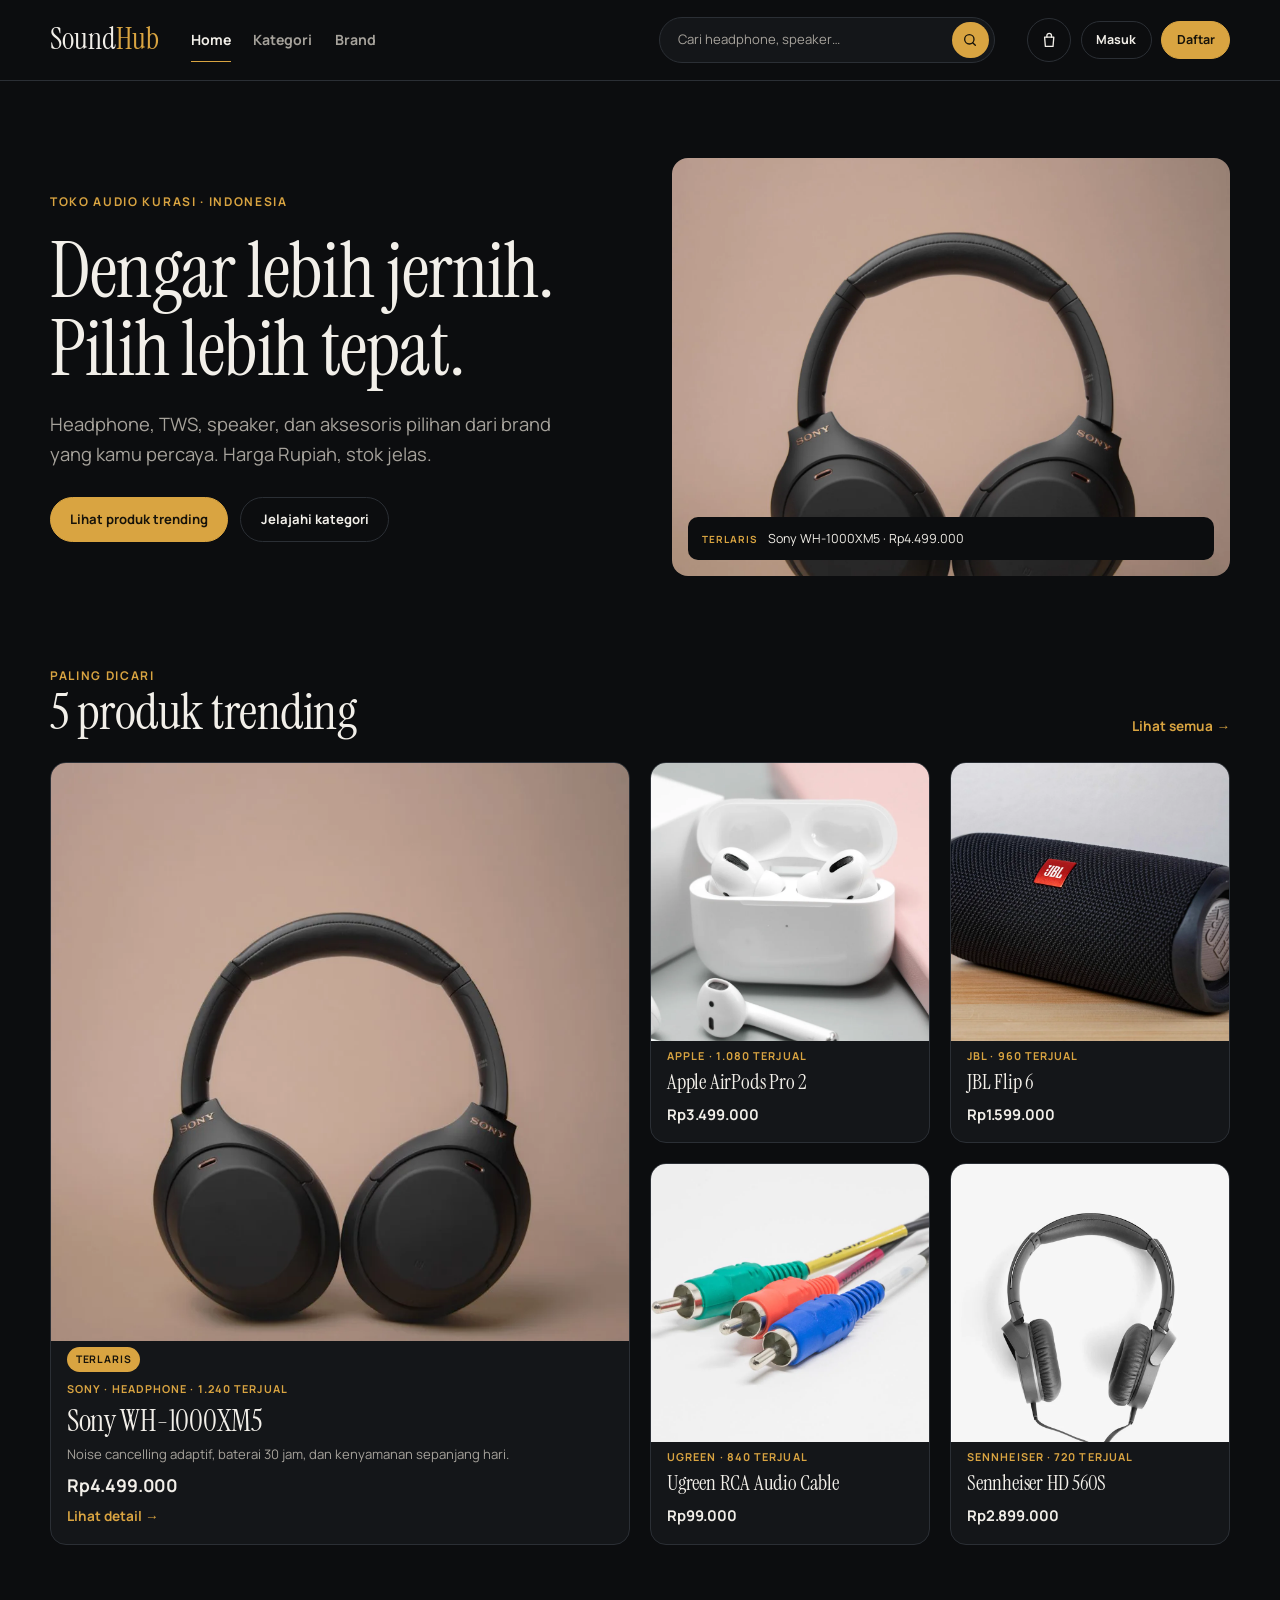
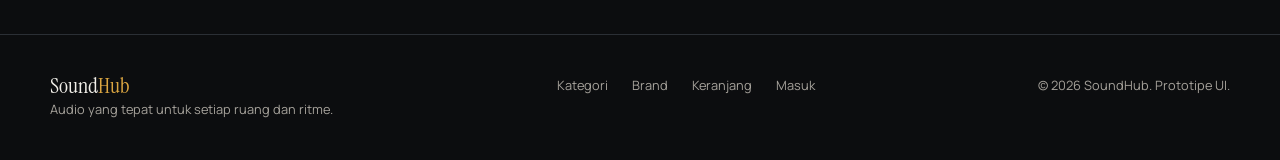
<file: index.html>
<!DOCTYPE html>
<html lang="id">
<head>
  <meta charset="UTF-8">
  <meta name="viewport" content="width=device-width, initial-scale=1">
  <title>SoundHub — Audio pilihan, harga jujur</title>
  <meta name="description" content="SoundHub menjual headphone, TWS, speaker, dan aksesoris audio pilihan. Harga Rupiah, stok jelas, kurasi brand terpercaya.">
  <link rel="icon" href="assets/favicon.svg" type="image/svg+xml">
  <link rel="stylesheet" href="css/base.css">
  <link rel="stylesheet" href="css/layout.css">
  <link rel="stylesheet" href="css/components.css">
  <link rel="stylesheet" href="css/pages.css">
</head>
<body>
  <a class="skip" href="#main">Lewati ke konten</a>
  <header class="site-header">
    <div class="container header-inner">
      <a class="logo" href="index.html">Sound<span>Hub</span></a>
      <nav class="primary-nav" aria-label="Navigasi utama">
        <a href="index.html" aria-current="page">Home</a>
        <a href="categories.html">Kategori</a>
        <a href="brands.html">Brand</a>
      </nav>
      <form class="search" action="search.html" role="search">
        <label class="sr-only" for="q">Cari produk audio</label>
        <input id="q" name="q" type="search" placeholder="Cari headphone, speaker…" required>
        <button type="submit" aria-label="Cari"><svg viewBox="0 0 24 24" aria-hidden="true"><circle cx="11" cy="11" r="7"/><path d="m20 20-4-4"/></svg></button>
      </form>
      <div class="header-actions">
        <a class="cart" href="cart.html" aria-label="Keranjang belanja"><svg viewBox="0 0 24 24" aria-hidden="true"><path d="M6 8h12l-1 12H7L6 8Z"/><path d="M9 8V6a3 3 0 0 1 6 0v2"/></svg></a>
        <a class="btn btn-small btn-ghost" href="login.html">Masuk</a>
        <a class="btn btn-small" href="signup.html">Daftar</a>
      </div>
    </div>
  </header>
  <main id="main">
    <section class="container hero">
      <div class="hero-copy">
        <p class="eyebrow">Toko audio kurasi · Indonesia</p>
        <h1>Dengar lebih jernih. Pilih lebih tepat.</h1>
        <p class="lead">Headphone, TWS, speaker, dan aksesoris pilihan dari brand yang kamu percaya. Harga Rupiah, stok jelas.</p>
        <div class="hero-actions"><a class="btn" href="#trending">Lihat produk trending</a><a class="btn btn-ghost" href="categories.html">Jelajahi kategori</a></div>
      </div>
      <figure class="hero-media">
        <img src="assets/hero-headphone.webp" alt="Headphone Sony WH-1000XM5 di atas latar beige" width="1600" height="1200">
        <figcaption><span>Terlaris</span> Sony WH-1000XM5 · Rp4.499.000</figcaption>
      </figure>
    </section>
    <section class="container section" id="trending">
      <div class="section-head">
        <div><p class="eyebrow">Paling dicari</p><h2>5 produk trending</h2></div>
        <a class="text-link" href="categories.html">Lihat semua <span aria-hidden="true">→</span></a>
      </div>
      <div class="trending-grid">
        <article class="card card-feature">
          <a class="card-media" href="product.html"><img src="assets/sony-wh-1000xm5.webp" alt="Headphone Sony WH-1000XM5 warna hitam" width="900" height="900"></a>
          <span class="card-badge">Terlaris</span>
          <p class="eyebrow">Sony · Headphone · 1.240 terjual</p>
          <h3><a href="product.html">Sony WH-1000XM5</a></h3>
          <p class="muted card-desc">Noise cancelling adaptif, baterai 30 jam, dan kenyamanan sepanjang hari.</p>
          <p class="price"><data value="4499000">Rp4.499.000</data></p>
          <a class="text-link" href="product.html">Lihat detail →</a>
        </article>
        <article class="card">
          <a class="card-media" href="product-airpods-pro-2.html"><img src="assets/airpods-pro-2.webp" alt="Apple AirPods Pro 2 dengan case pengisian" width="900" height="900"></a>
          <p class="eyebrow">Apple · 1.080 terjual</p>
          <h3><a href="product-airpods-pro-2.html">Apple AirPods Pro 2</a></h3>
          <p class="price"><data value="3499000">Rp3.499.000</data></p>
        </article>
        <article class="card">
          <a class="card-media" href="product-jbl-flip-6.html"><img src="assets/jbl-flip-6.webp" alt="Speaker portabel JBL Flip 6 warna hitam" width="900" height="900"></a>
          <p class="eyebrow">JBL · 960 terjual</p>
          <h3><a href="product-jbl-flip-6.html">JBL Flip 6</a></h3>
          <p class="price"><data value="1599000">Rp1.599.000</data></p>
        </article>
        <article class="card">
          <a class="card-media" href="product-ugreen-rca-cable.html"><img src="assets/ugreen-rca-cable.webp" alt="Kabel audio RCA Ugreen dengan konektor berwarna" width="900" height="900"></a>
          <p class="eyebrow">Ugreen · 840 terjual</p>
          <h3><a href="product-ugreen-rca-cable.html">Ugreen RCA Audio Cable</a></h3>
          <p class="price"><data value="99000">Rp99.000</data></p>
        </article>
        <article class="card">
          <a class="card-media" href="product-sennheiser-hd-560s.html"><img src="assets/sennheiser-hd-560s.webp" alt="Headphone Sennheiser HD 560S warna abu-abu" width="900" height="900"></a>
          <p class="eyebrow">Sennheiser · 720 terjual</p>
          <h3><a href="product-sennheiser-hd-560s.html">Sennheiser HD 560S</a></h3>
          <p class="price"><data value="2899000">Rp2.899.000</data></p>
        </article>
      </div>
    </section>
  </main>
  <footer class="site-footer">
    <div class="container footer-inner">
      <div><a class="logo" href="index.html">Sound<span>Hub</span></a><p>Audio yang tepat untuk setiap ruang dan ritme.</p></div>
      <nav class="footer-nav" aria-label="Navigasi footer"><a href="categories.html">Kategori</a><a href="brands.html">Brand</a><a href="cart.html">Keranjang</a><a href="login.html">Masuk</a></nav>
      <p>© 2026 SoundHub. Prototipe UI.</p>
    </div>
  </footer>
</body>
</html>
</file>
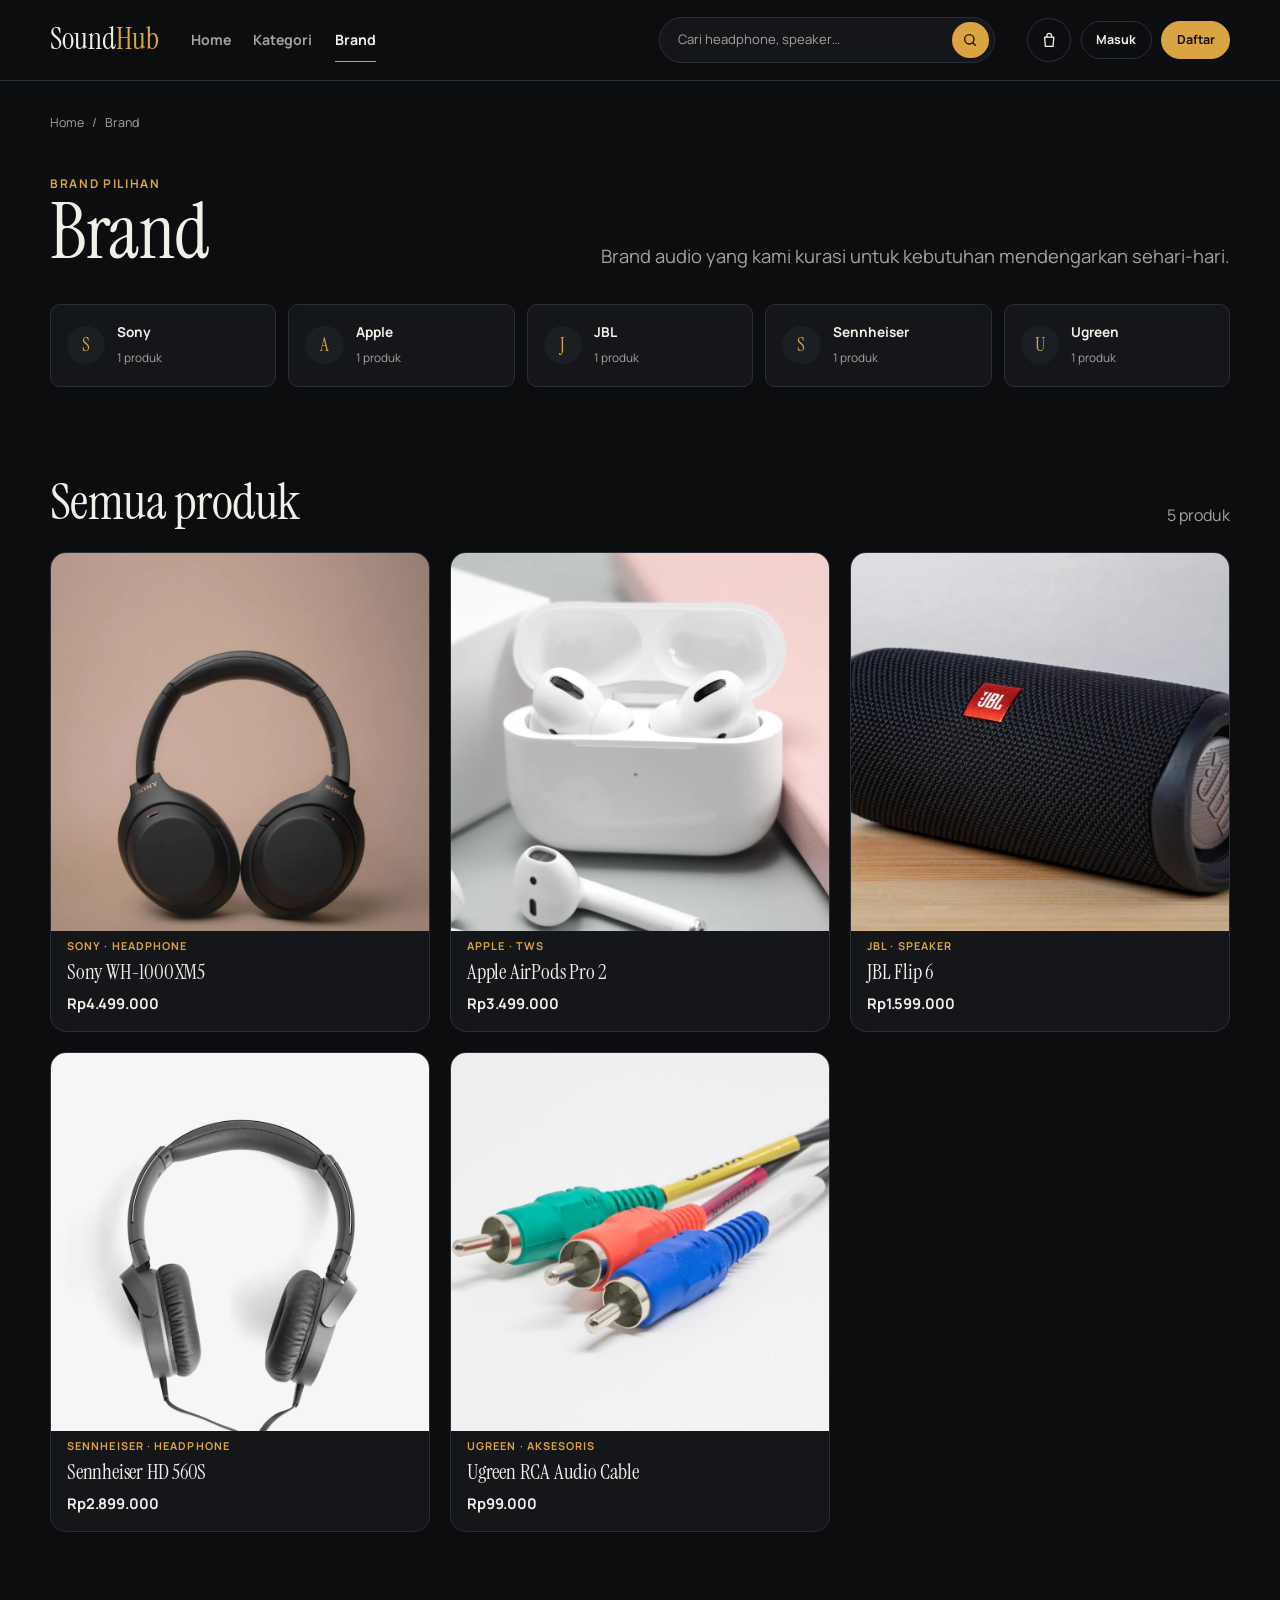
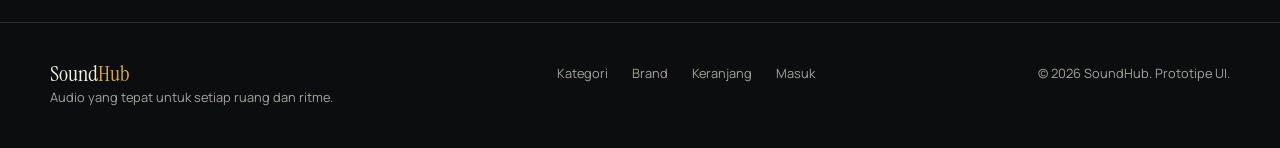
<file: brands.html>
<!DOCTYPE html>
<html lang="id">
<head>
  <meta charset="UTF-8">
  <meta name="viewport" content="width=device-width, initial-scale=1">
  <title>Brand — SoundHub</title>
  <meta name="description" content="Daftar brand audio di SoundHub: Sony, Apple, JBL, Sennheiser, dan Ugreen.">
  <link rel="icon" href="assets/favicon.svg" type="image/svg+xml">
  <link rel="stylesheet" href="css/base.css"><link rel="stylesheet" href="css/layout.css">
  <link rel="stylesheet" href="css/components.css"><link rel="stylesheet" href="css/pages.css">
</head>
<body>
  <a class="skip" href="#main">Lewati ke konten</a>
  <header class="site-header">
    <div class="container header-inner">
      <a class="logo" href="index.html">Sound<span>Hub</span></a>
      <nav class="primary-nav" aria-label="Navigasi utama">
        <a href="index.html">Home</a>
        <a href="categories.html">Kategori</a>
        <a href="brands.html" aria-current="page">Brand</a>
      </nav>
      <form class="search" action="search.html" role="search">
        <label class="sr-only" for="q">Cari produk audio</label>
        <input id="q" name="q" type="search" placeholder="Cari headphone, speaker…" required>
        <button type="submit" aria-label="Cari"><svg viewBox="0 0 24 24" aria-hidden="true"><circle cx="11" cy="11" r="7"/><path d="m20 20-4-4"/></svg></button>
      </form>
      <div class="header-actions">
        <a class="cart" href="cart.html" aria-label="Keranjang belanja"><svg viewBox="0 0 24 24" aria-hidden="true"><path d="M6 8h12l-1 12H7L6 8Z"/><path d="M9 8V6a3 3 0 0 1 6 0v2"/></svg></a>
        <a class="btn btn-small btn-ghost" href="login.html">Masuk</a>
        <a class="btn btn-small" href="signup.html">Daftar</a>
      </div>
    </div>
  </header>
  <main id="main" class="container page">
    <nav class="breadcrumb" aria-label="Breadcrumb"><a href="index.html">Home</a><span>/</span><span>Brand</span></nav>
    <header class="page-head">
      <div><p class="eyebrow">Brand pilihan</p><h1>Brand</h1></div>
      <p class="lead">Brand audio yang kami kurasi untuk kebutuhan mendengarkan sehari-hari.</p>
    </header>
    <nav class="brand-grid" aria-label="Daftar brand">
      <a class="brand-tile" href="#sony"><span class="brand-mark">S</span><span><strong>Sony</strong><small>1 produk</small></span></a>
      <a class="brand-tile" href="#apple"><span class="brand-mark">A</span><span><strong>Apple</strong><small>1 produk</small></span></a>
      <a class="brand-tile" href="#jbl"><span class="brand-mark">J</span><span><strong>JBL</strong><small>1 produk</small></span></a>
      <a class="brand-tile" href="#sennheiser"><span class="brand-mark">S</span><span><strong>Sennheiser</strong><small>1 produk</small></span></a>
      <a class="brand-tile" href="#ugreen"><span class="brand-mark">U</span><span><strong>Ugreen</strong><small>1 produk</small></span></a>
    </nav>
    <section class="section" aria-labelledby="brand-products">
      <div class="section-head"><h2 id="brand-products">Semua produk</h2><span class="muted">5 produk</span></div>
      <div class="product-grid">
        <article class="card" id="sony">
          <a class="card-media" href="product.html"><img src="assets/sony-wh-1000xm5.webp" alt="Headphone Sony WH-1000XM5 warna hitam" width="900" height="900"></a>
          <p class="eyebrow">Sony · Headphone</p>
          <h3><a href="product.html">Sony WH-1000XM5</a></h3>
          <p class="price"><data value="4499000">Rp4.499.000</data></p>
        </article>
        <article class="card" id="apple">
          <a class="card-media" href="product-airpods-pro-2.html"><img src="assets/airpods-pro-2.webp" alt="Apple AirPods Pro 2 dengan case pengisian" width="900" height="900"></a>
          <p class="eyebrow">Apple · TWS</p>
          <h3><a href="product-airpods-pro-2.html">Apple AirPods Pro 2</a></h3>
          <p class="price"><data value="3499000">Rp3.499.000</data></p>
        </article>
        <article class="card" id="jbl">
          <a class="card-media" href="product-jbl-flip-6.html"><img src="assets/jbl-flip-6.webp" alt="Speaker portabel JBL Flip 6 warna hitam" width="900" height="900"></a>
          <p class="eyebrow">JBL · Speaker</p>
          <h3><a href="product-jbl-flip-6.html">JBL Flip 6</a></h3>
          <p class="price"><data value="1599000">Rp1.599.000</data></p>
        </article>
        <article class="card" id="sennheiser">
          <a class="card-media" href="product-sennheiser-hd-560s.html"><img src="assets/sennheiser-hd-560s.webp" alt="Headphone Sennheiser HD 560S warna abu-abu" width="900" height="900"></a>
          <p class="eyebrow">Sennheiser · Headphone</p>
          <h3><a href="product-sennheiser-hd-560s.html">Sennheiser HD 560S</a></h3>
          <p class="price"><data value="2899000">Rp2.899.000</data></p>
        </article>
        <article class="card" id="ugreen">
          <a class="card-media" href="product-ugreen-rca-cable.html"><img src="assets/ugreen-rca-cable.webp" alt="Kabel audio RCA Ugreen dengan konektor berwarna" width="900" height="900"></a>
          <p class="eyebrow">Ugreen · Aksesoris</p>
          <h3><a href="product-ugreen-rca-cable.html">Ugreen RCA Audio Cable</a></h3>
          <p class="price"><data value="99000">Rp99.000</data></p>
        </article>
      </div>
    </section>
  </main>
  <footer class="site-footer">
    <div class="container footer-inner">
      <div><a class="logo" href="index.html">Sound<span>Hub</span></a><p>Audio yang tepat untuk setiap ruang dan ritme.</p></div>
      <nav class="footer-nav" aria-label="Navigasi footer"><a href="categories.html">Kategori</a><a href="brands.html">Brand</a><a href="cart.html">Keranjang</a><a href="login.html">Masuk</a></nav><p>© 2026 SoundHub. Prototipe UI.</p>
    </div>
  </footer>
</body>
</html>
</file>
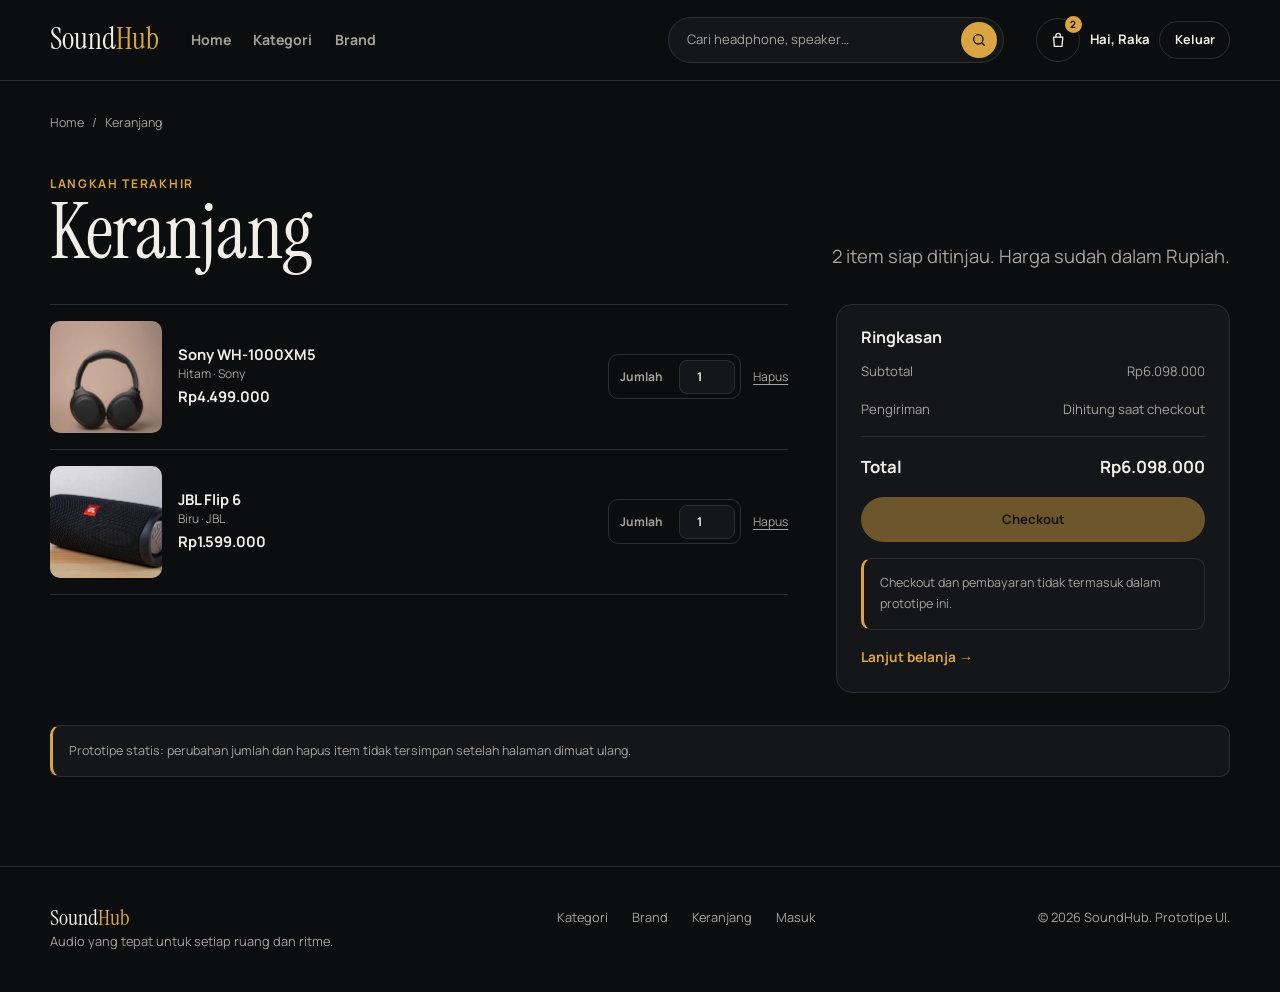
<file: cart.html>
<!DOCTYPE html>
<html lang="id">
<head>
  <meta charset="UTF-8">
  <meta name="viewport" content="width=device-width, initial-scale=1">
  <title>Keranjang — SoundHub</title>
  <meta name="description" content="Keranjang belanja SoundHub. Tinjau item, jumlah, dan subtotal sebelum checkout.">
  <link rel="icon" href="assets/favicon.svg" type="image/svg+xml">
  <link rel="stylesheet" href="css/base.css"><link rel="stylesheet" href="css/layout.css">
  <link rel="stylesheet" href="css/components.css"><link rel="stylesheet" href="css/pages.css">
</head>
<body>
  <a class="skip" href="#main">Lewati ke konten</a>
  <header class="site-header">
    <div class="container header-inner">
      <a class="logo" href="index.html">Sound<span>Hub</span></a>
      <nav class="primary-nav" aria-label="Navigasi utama">
        <a href="index.html">Home</a>
        <a href="categories.html">Kategori</a>
        <a href="brands.html">Brand</a>
      </nav>
      <form class="search" action="search.html" role="search">
        <label class="sr-only" for="q">Cari produk audio</label>
        <input id="q" name="q" type="search" placeholder="Cari headphone, speaker…" required>
        <button type="submit" aria-label="Cari"><svg viewBox="0 0 24 24" aria-hidden="true"><circle cx="11" cy="11" r="7"/><path d="m20 20-4-4"/></svg></button>
      </form>
      <div class="header-actions">
        <a class="cart" href="cart.html" aria-label="Keranjang belanja, 2 item"><svg viewBox="0 0 24 24" aria-hidden="true"><path d="M6 8h12l-1 12H7L6 8Z"/><path d="M9 8V6a3 3 0 0 1 6 0v2"/></svg><span class="badge">2</span></a>
        <span class="user-name">Hai, Raka</span>
        <a class="btn btn-small btn-ghost" href="index.html">Keluar</a>
      </div>
    </div>
  </header>
  <main id="main" class="container page">
    <nav class="breadcrumb" aria-label="Breadcrumb"><a href="index.html">Home</a><span>/</span><span>Keranjang</span></nav>
    <header class="page-head">
      <div><p class="eyebrow">Langkah terakhir</p><h1>Keranjang</h1></div>
      <p class="lead">2 item siap ditinjau. Harga sudah dalam Rupiah.</p>
    </header>
    <div class="cart-layout">
      <section class="cart-list" aria-label="Item di keranjang">
        <article class="cart-item">
          <a href="product.html"><img src="assets/sony-wh-1000xm5.webp" alt="Headphone Sony WH-1000XM5 warna hitam" width="900" height="900"></a>
          <div>
            <h2><a href="product.html">Sony WH-1000XM5</a></h2>
            <p class="muted">Hitam · Sony</p>
            <p class="price"><data value="4499000">Rp4.499.000</data></p>
          </div>
          <div class="cart-actions">
            <label class="qty">Jumlah <input type="number" value="1" min="1" max="12" aria-label="Jumlah Sony WH-1000XM5"></label>
            <a class="remove" href="cart.html" aria-label="Hapus Sony WH-1000XM5 dari keranjang">Hapus</a>
          </div>
        </article>
        <article class="cart-item">
          <a href="product-jbl-flip-6.html"><img src="assets/jbl-flip-6.webp" alt="Speaker portabel JBL Flip 6 warna hitam" width="900" height="900"></a>
          <div>
            <h2><a href="product-jbl-flip-6.html">JBL Flip 6</a></h2>
            <p class="muted">Biru · JBL</p>
            <p class="price"><data value="1599000">Rp1.599.000</data></p>
          </div>
          <div class="cart-actions">
            <label class="qty">Jumlah <input type="number" value="1" min="1" max="9" aria-label="Jumlah JBL Flip 6"></label>
            <a class="remove" href="cart.html" aria-label="Hapus JBL Flip 6 dari keranjang">Hapus</a>
          </div>
        </article>
      </section>
      <aside class="summary" aria-labelledby="summary-title">
        <h2 id="summary-title">Ringkasan</h2>
        <p class="summary-row"><span>Subtotal</span><span>Rp6.098.000</span></p>
        <p class="summary-row"><span>Pengiriman</span><span>Dihitung saat checkout</span></p>
        <p class="summary-row summary-total"><span>Total</span><span>Rp6.098.000</span></p>
        <button class="btn btn-block" type="button" disabled aria-describedby="checkout-note">Checkout</button>
        <p class="notice" id="checkout-note">Checkout dan pembayaran tidak termasuk dalam prototipe ini.</p>
        <a class="text-link" href="categories.html">Lanjut belanja →</a>
      </aside>
    </div>
    <p class="notice notice-spaced">Prototipe statis: perubahan jumlah dan hapus item tidak tersimpan setelah halaman dimuat ulang.</p>
  </main>
  <footer class="site-footer">
    <div class="container footer-inner">
      <div><a class="logo" href="index.html">Sound<span>Hub</span></a><p>Audio yang tepat untuk setiap ruang dan ritme.</p></div>
      <nav class="footer-nav" aria-label="Navigasi footer"><a href="categories.html">Kategori</a><a href="brands.html">Brand</a><a href="cart.html">Keranjang</a><a href="login.html">Masuk</a></nav><p>© 2026 SoundHub. Prototipe UI.</p>
    </div>
  </footer>
</body>
</html>
</file>
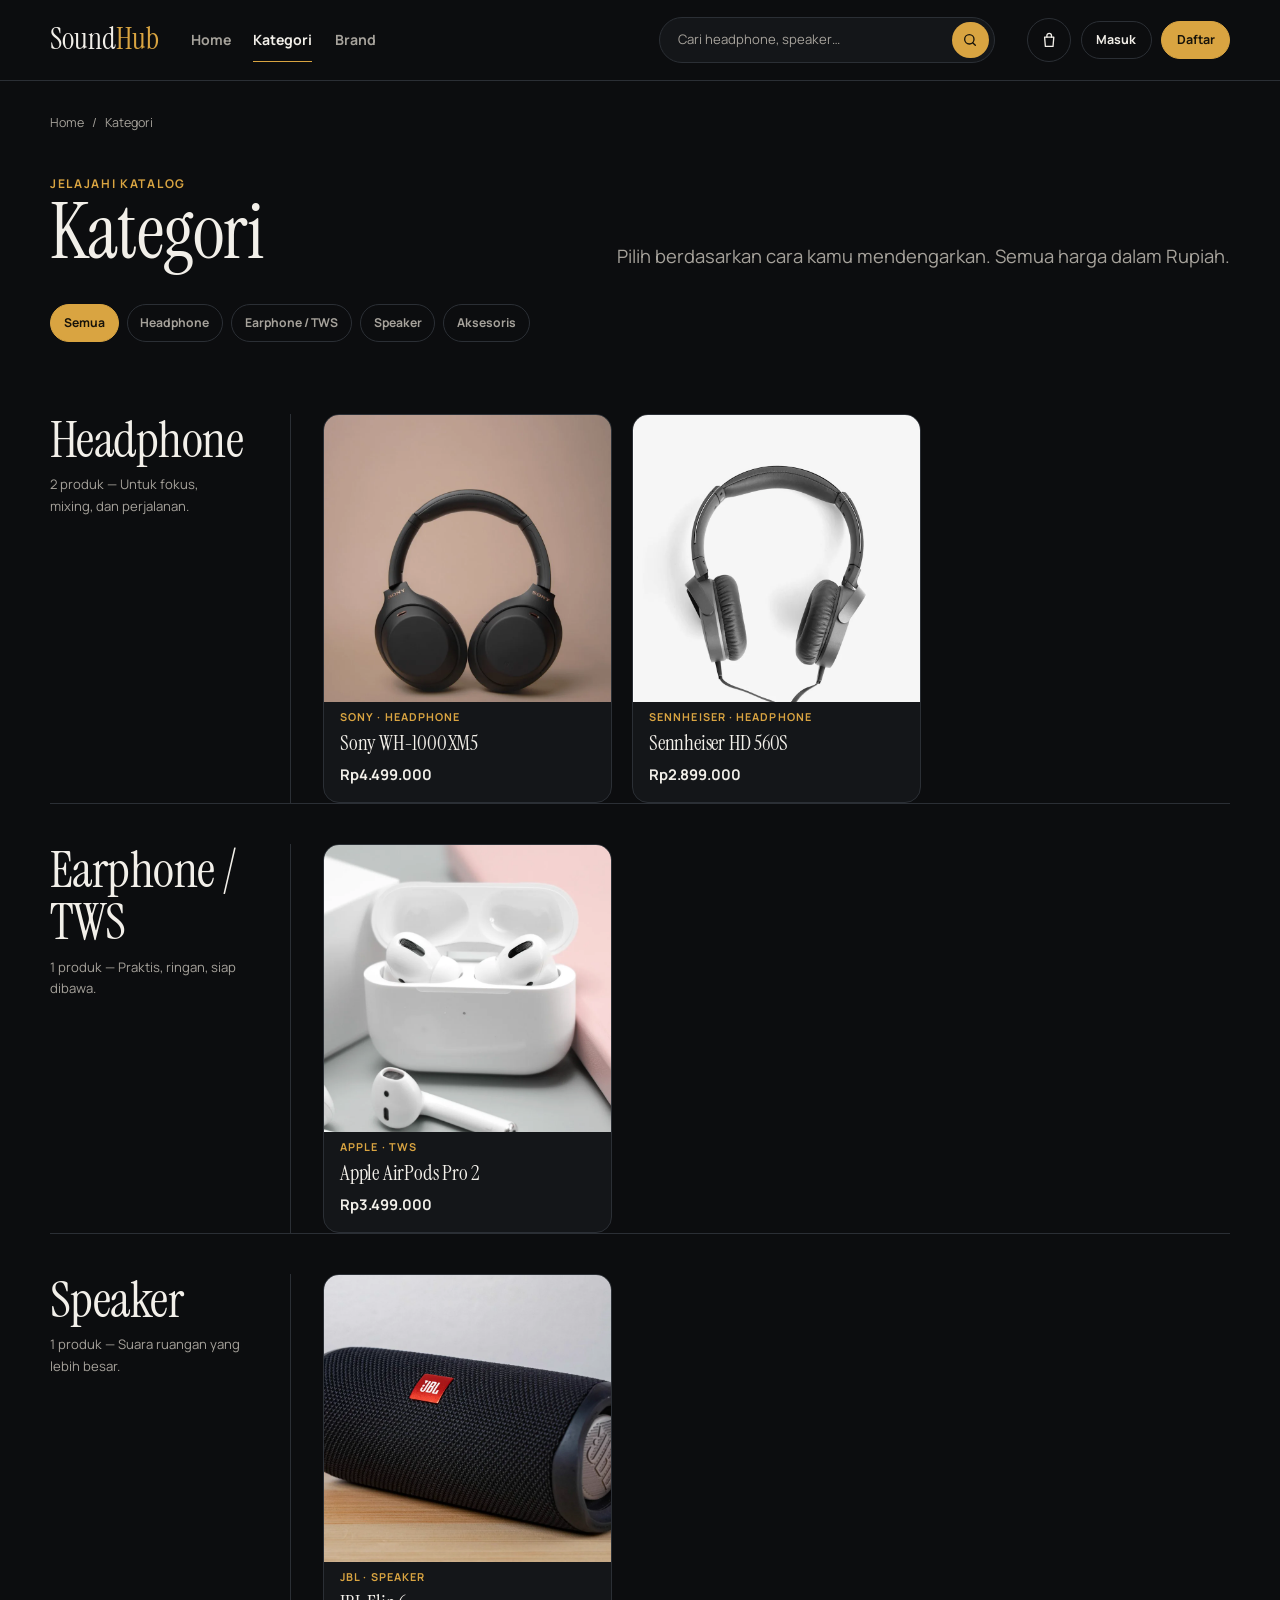
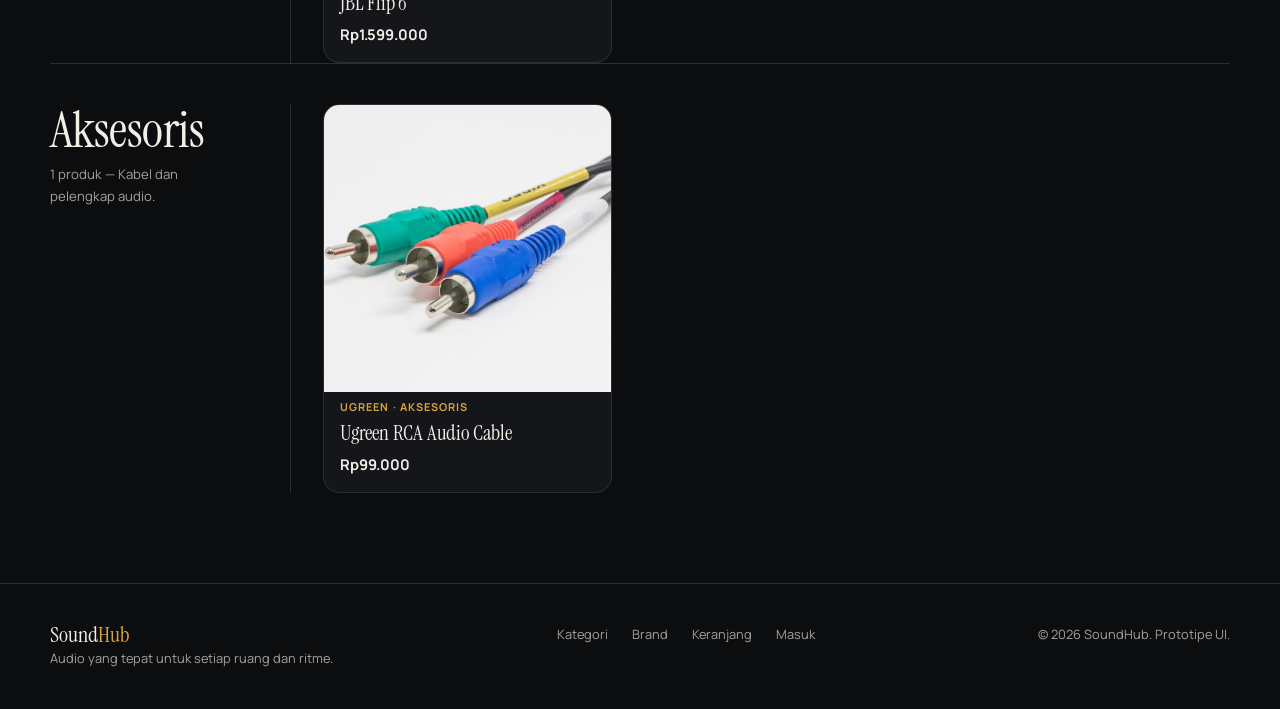
<file: categories.html>
<!DOCTYPE html>
<html lang="id">
<head>
  <meta charset="UTF-8">
  <meta name="viewport" content="width=device-width, initial-scale=1">
  <title>Kategori — SoundHub</title>
  <link rel="icon" href="assets/favicon.svg" type="image/svg+xml">
  <link rel="stylesheet" href="css/base.css"><link rel="stylesheet" href="css/layout.css">
  <link rel="stylesheet" href="css/components.css"><link rel="stylesheet" href="css/pages.css">
</head>
<body>
  <a class="skip" href="#main">Lewati ke konten</a>
  <header class="site-header">
    <div class="container header-inner">
      <a class="logo" href="index.html">Sound<span>Hub</span></a>
      <nav class="primary-nav" aria-label="Navigasi utama">
        <a href="index.html">Home</a>
        <a href="categories.html" aria-current="page">Kategori</a>
        <a href="brands.html">Brand</a>
      </nav>
      <form class="search" action="search.html" role="search">
        <label class="sr-only" for="q">Cari produk audio</label>
        <input id="q" name="q" type="search" placeholder="Cari headphone, speaker…" required>
        <button type="submit" aria-label="Cari"><svg viewBox="0 0 24 24" aria-hidden="true"><circle cx="11" cy="11" r="7"/><path d="m20 20-4-4"/></svg></button>
      </form>
      <div class="header-actions">
        <a class="cart" href="cart.html" aria-label="Keranjang belanja"><svg viewBox="0 0 24 24" aria-hidden="true"><path d="M6 8h12l-1 12H7L6 8Z"/><path d="M9 8V6a3 3 0 0 1 6 0v2"/></svg></a>
        <a class="btn btn-small btn-ghost" href="login.html">Masuk</a>
        <a class="btn btn-small" href="signup.html">Daftar</a>
      </div>
    </div>
  </header>
  <main id="main" class="container page">
    <nav class="breadcrumb" aria-label="Breadcrumb"><a href="index.html">Home</a><span>/</span><span>Kategori</span></nav>
    <header class="page-head">
      <div><p class="eyebrow">Jelajahi katalog</p><h1>Kategori</h1></div>
      <p class="lead">Pilih berdasarkan cara kamu mendengarkan. Semua harga dalam Rupiah.</p>
    </header>
    <nav class="filter-row" aria-label="Filter kategori">
      <a href="categories.html" aria-current="page">Semua</a><a href="#headphone">Headphone</a><a href="#tws">Earphone / TWS</a><a href="#speaker">Speaker</a><a href="#aksesoris">Aksesoris</a>
    </nav>
    <section class="category-section" id="headphone">
      <div class="section-head"><h2>Headphone</h2><span class="muted">2 produk — Untuk fokus, mixing, dan perjalanan.</span></div>
      <div class="product-grid">
        <article class="card">
          <a class="card-media" href="product.html"><img src="assets/sony-wh-1000xm5.webp" alt="Headphone Sony WH-1000XM5 warna hitam" width="900" height="900"></a>
          <p class="eyebrow">Sony · Headphone</p>
          <h3><a href="product.html">Sony WH-1000XM5</a></h3>
          <p class="price"><data value="4499000">Rp4.499.000</data></p>
        </article>
        <article class="card">
          <a class="card-media" href="product-sennheiser-hd-560s.html"><img src="assets/sennheiser-hd-560s.webp" alt="Headphone Sennheiser HD 560S warna abu-abu" width="900" height="900"></a>
          <p class="eyebrow">Sennheiser · Headphone</p>
          <h3><a href="product-sennheiser-hd-560s.html">Sennheiser HD 560S</a></h3>
          <p class="price"><data value="2899000">Rp2.899.000</data></p>
        </article>
      </div>
    </section>
    <section class="category-section" id="tws">
      <div class="section-head"><h2>Earphone / TWS</h2><span class="muted">1 produk — Praktis, ringan, siap dibawa.</span></div>
      <div class="product-grid">
        <article class="card">
          <a class="card-media" href="product-airpods-pro-2.html"><img src="assets/airpods-pro-2.webp" alt="Apple AirPods Pro 2 dengan case pengisian" width="900" height="900"></a>
          <p class="eyebrow">Apple · TWS</p>
          <h3><a href="product-airpods-pro-2.html">Apple AirPods Pro 2</a></h3>
          <p class="price"><data value="3499000">Rp3.499.000</data></p>
        </article>
      </div>
    </section>
    <section class="category-section" id="speaker">
      <div class="section-head"><h2>Speaker</h2><span class="muted">1 produk — Suara ruangan yang lebih besar.</span></div>
      <div class="product-grid">
        <article class="card">
          <a class="card-media" href="product-jbl-flip-6.html"><img src="assets/jbl-flip-6.webp" alt="Speaker portabel JBL Flip 6 warna hitam" width="900" height="900"></a>
          <p class="eyebrow">JBL · Speaker</p>
          <h3><a href="product-jbl-flip-6.html">JBL Flip 6</a></h3>
          <p class="price"><data value="1599000">Rp1.599.000</data></p>
        </article>
      </div>
    </section>
    <section class="category-section" id="aksesoris">
      <div class="section-head"><h2>Aksesoris</h2><span class="muted">1 produk — Kabel dan pelengkap audio.</span></div>
      <div class="product-grid">
        <article class="card">
          <a class="card-media" href="product-ugreen-rca-cable.html"><img src="assets/ugreen-rca-cable.webp" alt="Kabel audio RCA Ugreen dengan konektor berwarna" width="900" height="900"></a>
          <p class="eyebrow">Ugreen · Aksesoris</p>
          <h3><a href="product-ugreen-rca-cable.html">Ugreen RCA Audio Cable</a></h3>
          <p class="price"><data value="99000">Rp99.000</data></p>
        </article>
      </div>
    </section>
  </main>
  <footer class="site-footer">
    <div class="container footer-inner">
      <div><a class="logo" href="index.html">Sound<span>Hub</span></a><p>Audio yang tepat untuk setiap ruang dan ritme.</p></div>
      <nav class="footer-nav" aria-label="Navigasi footer"><a href="categories.html">Kategori</a><a href="brands.html">Brand</a><a href="cart.html">Keranjang</a><a href="login.html">Masuk</a></nav><p>© 2026 SoundHub. Prototipe UI.</p>
    </div>
  </footer>
</body>
</html>
</file>
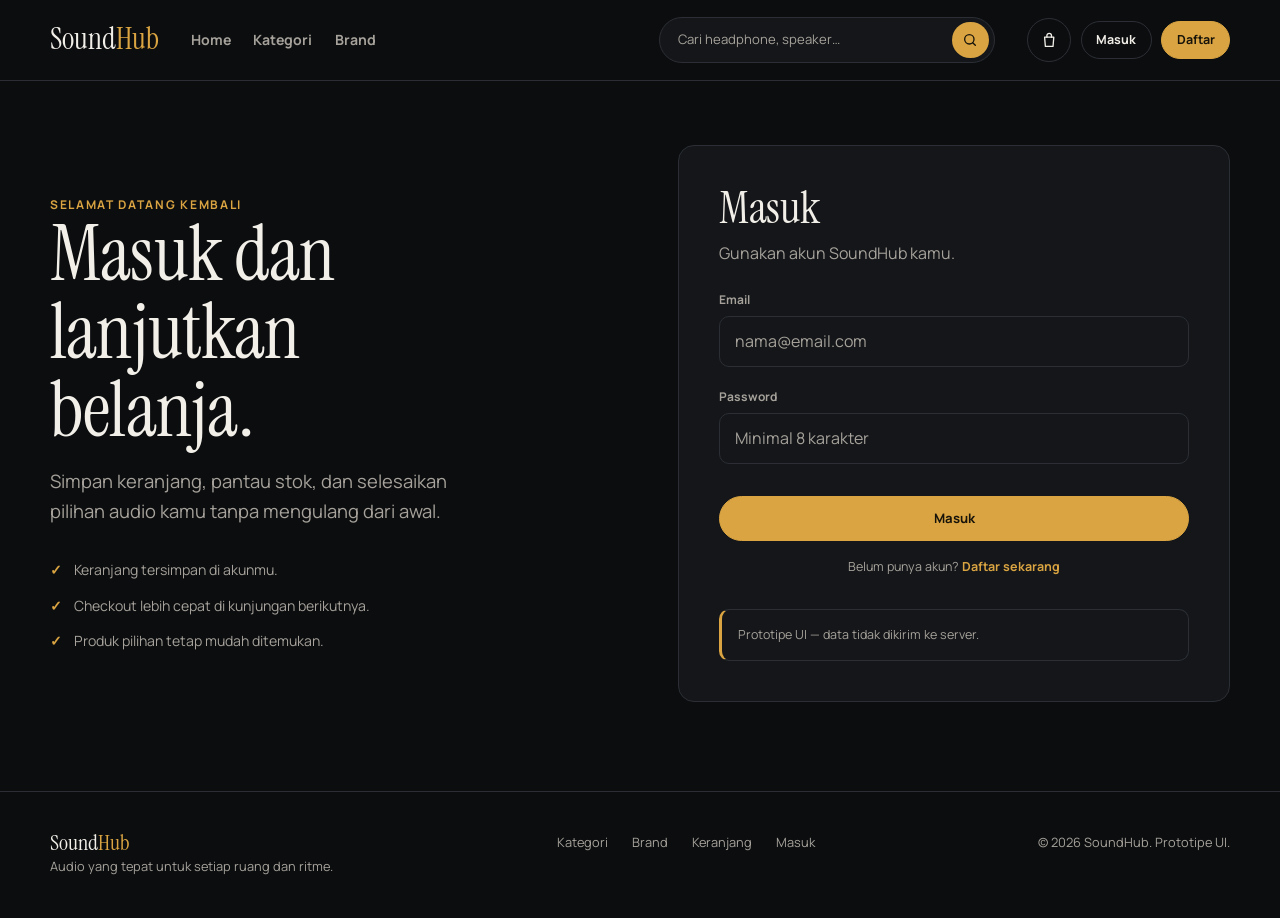
<file: login.html>
<!DOCTYPE html>
<html lang="id">
<head>
  <meta charset="UTF-8">
  <meta name="viewport" content="width=device-width, initial-scale=1">
  <title>Masuk — SoundHub</title>
  <meta name="description" content="Masuk ke akun SoundHub untuk menyimpan keranjang dan melanjutkan belanja audio.">
  <link rel="icon" href="assets/favicon.svg" type="image/svg+xml">
  <link rel="stylesheet" href="css/base.css"><link rel="stylesheet" href="css/layout.css">
  <link rel="stylesheet" href="css/components.css"><link rel="stylesheet" href="css/pages.css">
</head>
<body>
  <a class="skip" href="#main">Lewati ke konten</a>
  <header class="site-header">
    <div class="container header-inner">
      <a class="logo" href="index.html">Sound<span>Hub</span></a>
      <nav class="primary-nav" aria-label="Navigasi utama">
        <a href="index.html">Home</a>
        <a href="categories.html">Kategori</a>
        <a href="brands.html">Brand</a>
      </nav>
      <form class="search" action="search.html" role="search">
        <label class="sr-only" for="q">Cari produk audio</label>
        <input id="q" name="q" type="search" placeholder="Cari headphone, speaker…" required>
        <button type="submit" aria-label="Cari"><svg viewBox="0 0 24 24" aria-hidden="true"><circle cx="11" cy="11" r="7"/><path d="m20 20-4-4"/></svg></button>
      </form>
      <div class="header-actions">
        <a class="cart" href="cart.html" aria-label="Keranjang belanja"><svg viewBox="0 0 24 24" aria-hidden="true"><path d="M6 8h12l-1 12H7L6 8Z"/><path d="M9 8V6a3 3 0 0 1 6 0v2"/></svg></a>
        <a class="btn btn-small btn-ghost" href="login.html" aria-current="page">Masuk</a>
        <a class="btn btn-small" href="signup.html">Daftar</a>
      </div>
    </div>
  </header>
  <main id="main" class="container auth">
    <div class="auth-copy">
      <p class="eyebrow">Selamat datang kembali</p>
      <h1>Masuk dan lanjutkan belanja.</h1>
      <p class="lead">Simpan keranjang, pantau stok, dan selesaikan pilihan audio kamu tanpa mengulang dari awal.</p>
      <ul class="auth-list">
        <li>Keranjang tersimpan di akunmu.</li>
        <li>Checkout lebih cepat di kunjungan berikutnya.</li>
        <li>Produk pilihan tetap mudah ditemukan.</li>
      </ul>
    </div>
    <section class="auth-panel" aria-labelledby="login-title">
      <h2 id="login-title">Masuk</h2>
      <p class="muted">Gunakan akun SoundHub kamu.</p>
      <form class="auth-form" action="cart.html" method="get">
        <label class="field"><span>Email</span><input class="input" type="email" autocomplete="email" placeholder="nama@email.com" required></label>
        <label class="field"><span>Password</span><input class="input" type="password" autocomplete="current-password" placeholder="Minimal 8 karakter" minlength="8" required></label>
        <button class="btn btn-block" type="submit">Masuk</button>
      </form>
      <p class="auth-alt">Belum punya akun? <a href="signup.html">Daftar sekarang</a></p>
      <p class="notice notice-spaced">Prototipe UI — data tidak dikirim ke server.</p>
    </section>
  </main>
  <footer class="site-footer">
    <div class="container footer-inner">
      <div><a class="logo" href="index.html">Sound<span>Hub</span></a><p>Audio yang tepat untuk setiap ruang dan ritme.</p></div>
      <nav class="footer-nav" aria-label="Navigasi footer"><a href="categories.html">Kategori</a><a href="brands.html">Brand</a><a href="cart.html">Keranjang</a><a href="login.html">Masuk</a></nav><p>© 2026 SoundHub. Prototipe UI.</p>
    </div>
  </footer>
</body>
</html>
</file>
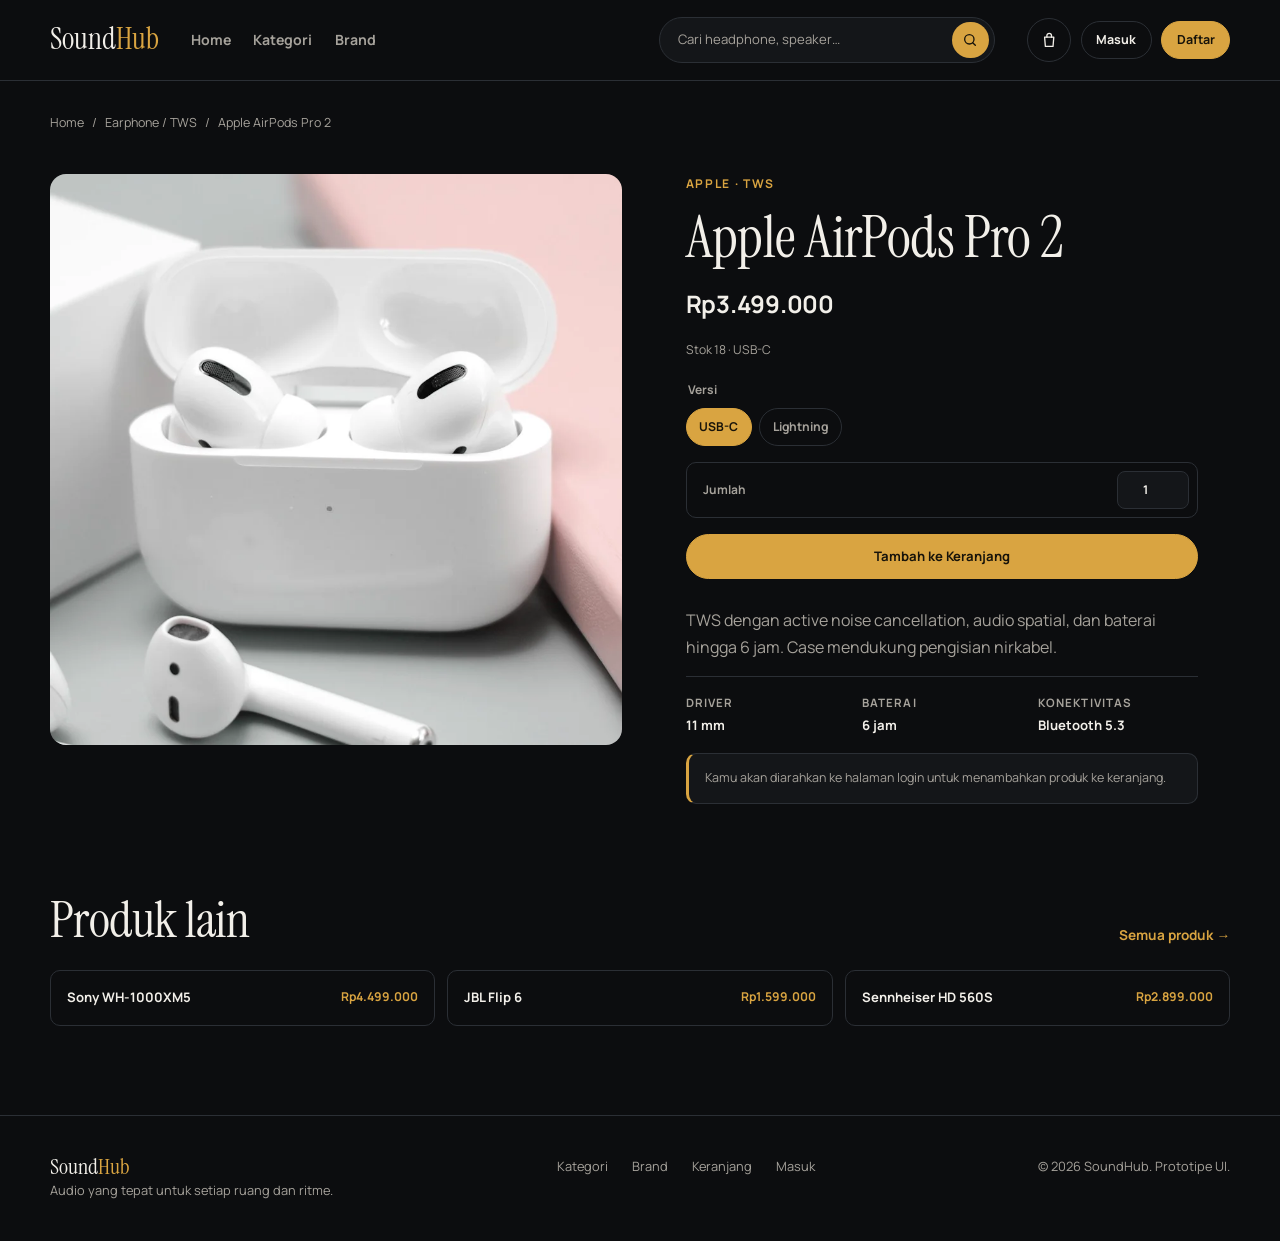
<file: product-airpods-pro-2.html>
<!DOCTYPE html>
<html lang="id">
<head>
  <meta charset="UTF-8">
  <meta name="viewport" content="width=device-width, initial-scale=1">
  <title>Apple AirPods Pro 2 — SoundHub</title>
  <meta name="description" content="Apple AirPods Pro 2 dengan active noise cancellation dan audio spatial. Tersedia versi USB-C dan Lightning.">
  <link rel="icon" href="assets/favicon.svg" type="image/svg+xml">
  <link rel="stylesheet" href="css/base.css"><link rel="stylesheet" href="css/layout.css">
  <link rel="stylesheet" href="css/components.css"><link rel="stylesheet" href="css/pages.css">
</head>
<body>
  <a class="skip" href="#main">Lewati ke konten</a>
  <header class="site-header">
    <div class="container header-inner">
      <a class="logo" href="index.html">Sound<span>Hub</span></a>
      <nav class="primary-nav" aria-label="Navigasi utama">
        <a href="index.html">Home</a>
        <a href="categories.html">Kategori</a>
        <a href="brands.html">Brand</a>
      </nav>
      <form class="search" action="search.html" role="search">
        <label class="sr-only" for="q">Cari produk audio</label>
        <input id="q" name="q" type="search" placeholder="Cari headphone, speaker…" required>
        <button type="submit" aria-label="Cari"><svg viewBox="0 0 24 24" aria-hidden="true"><circle cx="11" cy="11" r="7"/><path d="m20 20-4-4"/></svg></button>
      </form>
      <div class="header-actions">
        <a class="cart" href="cart.html" aria-label="Keranjang belanja"><svg viewBox="0 0 24 24" aria-hidden="true"><path d="M6 8h12l-1 12H7L6 8Z"/><path d="M9 8V6a3 3 0 0 1 6 0v2"/></svg></a>
        <a class="btn btn-small btn-ghost" href="login.html">Masuk</a>
        <a class="btn btn-small" href="signup.html">Daftar</a>
      </div>
    </div>
  </header>
  <main id="main" class="container page">
    <nav class="breadcrumb" aria-label="Breadcrumb"><a href="index.html">Home</a><span>/</span><a href="categories.html#tws">Earphone / TWS</a><span>/</span><span>Apple AirPods Pro 2</span></nav>
    <article class="detail" id="airpods-pro-2">
      <figure class="detail-media"><img src="assets/airpods-pro-2.webp" alt="Apple AirPods Pro 2 dengan case pengisian berwarna putih" width="900" height="900"></figure>
      <div class="detail-info">
        <p class="eyebrow"><a href="brands.html#apple">Apple</a> · TWS</p>
        <h1>Apple AirPods Pro 2</h1>
        <p class="detail-price"><data value="3499000">Rp3.499.000</data></p>
        <p class="stock">Stok 18 · USB-C</p>
        <p class="stock" data-variant="lightning">Stok 6 · Lightning</p>
        <form class="buy-form" action="login.html" method="get">
          <fieldset class="variants">
            <legend>Versi</legend>
            <label class="chip"><input type="radio" name="versi" id="airpods-usbc" value="usbc" checked><span>USB-C</span></label>
            <label class="chip"><input type="radio" name="versi" id="airpods-lightning" value="lightning"><span>Lightning</span></label>
          </fieldset>
          <label class="qty">Jumlah <input type="number" name="qty" value="1" min="1" max="18"></label>
          <button class="btn btn-block" type="submit">Tambah ke Keranjang</button>
        </form>
        <p class="muted">TWS dengan active noise cancellation, audio spatial, dan baterai hingga 6 jam. Case mendukung pengisian nirkabel.</p>
        <dl class="specs">
          <div><dt>Driver</dt><dd>11 mm</dd></div>
          <div><dt>Baterai</dt><dd>6 jam</dd></div>
          <div><dt>Konektivitas</dt><dd>Bluetooth 5.3</dd></div>
        </dl>
        <p class="notice">Kamu akan diarahkan ke halaman login untuk menambahkan produk ke keranjang.</p>
      </div>
    </article>
    <section class="section" aria-labelledby="related">
      <div class="section-head"><h2 id="related">Produk lain</h2><a class="text-link" href="categories.html">Semua produk →</a></div>
      <nav class="related-nav" aria-label="Produk lain">
        <a href="product.html"><span>Sony WH-1000XM5</span><strong>Rp4.499.000</strong></a>
        <a href="product-jbl-flip-6.html"><span>JBL Flip 6</span><strong>Rp1.599.000</strong></a>
        <a href="product-sennheiser-hd-560s.html"><span>Sennheiser HD 560S</span><strong>Rp2.899.000</strong></a>
      </nav>
    </section>
  </main>
  <footer class="site-footer">
    <div class="container footer-inner">
      <div><a class="logo" href="index.html">Sound<span>Hub</span></a><p>Audio yang tepat untuk setiap ruang dan ritme.</p></div>
      <nav class="footer-nav" aria-label="Navigasi footer"><a href="categories.html">Kategori</a><a href="brands.html">Brand</a><a href="cart.html">Keranjang</a><a href="login.html">Masuk</a></nav><p>© 2026 SoundHub. Prototipe UI.</p>
    </div>
  </footer>
</body>
</html>
</file>
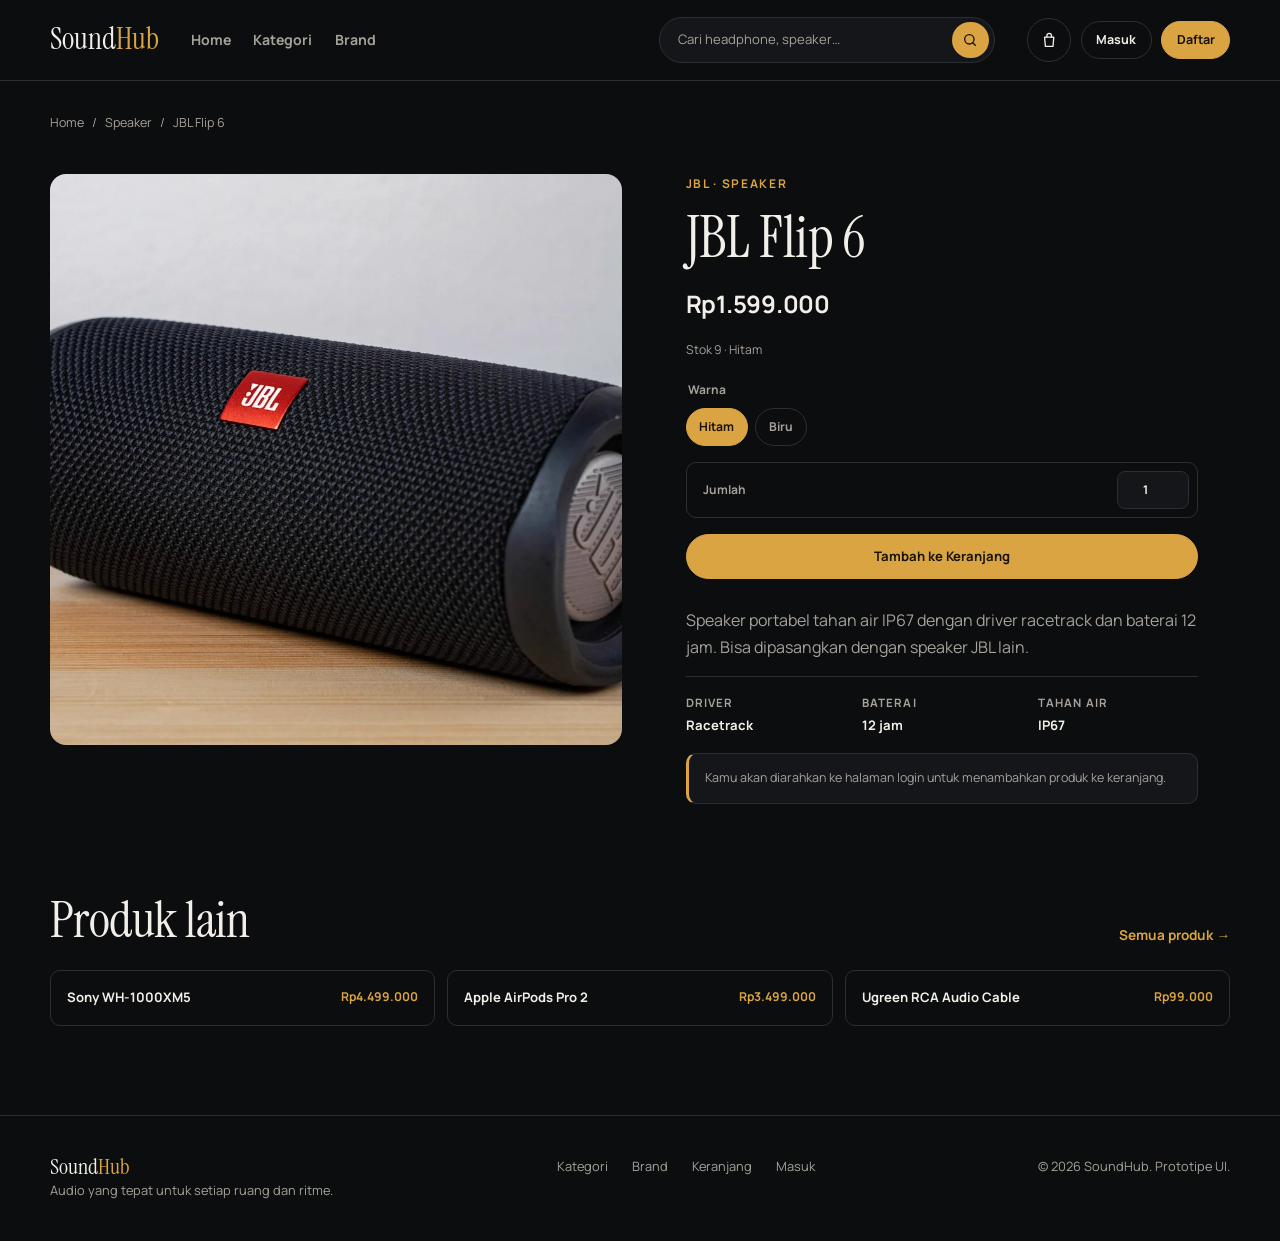
<file: product-jbl-flip-6.html>
<!DOCTYPE html>
<html lang="id">
<head>
  <meta charset="UTF-8">
  <meta name="viewport" content="width=device-width, initial-scale=1">
  <title>JBL Flip 6 — SoundHub</title>
  <meta name="description" content="JBL Flip 6: speaker portabel tahan air IP67 dengan baterai 12 jam. Tersedia warna Hitam dan Biru.">
  <link rel="icon" href="assets/favicon.svg" type="image/svg+xml">
  <link rel="stylesheet" href="css/base.css"><link rel="stylesheet" href="css/layout.css">
  <link rel="stylesheet" href="css/components.css"><link rel="stylesheet" href="css/pages.css">
</head>
<body>
  <a class="skip" href="#main">Lewati ke konten</a>
  <header class="site-header">
    <div class="container header-inner">
      <a class="logo" href="index.html">Sound<span>Hub</span></a>
      <nav class="primary-nav" aria-label="Navigasi utama">
        <a href="index.html">Home</a>
        <a href="categories.html">Kategori</a>
        <a href="brands.html">Brand</a>
      </nav>
      <form class="search" action="search.html" role="search">
        <label class="sr-only" for="q">Cari produk audio</label>
        <input id="q" name="q" type="search" placeholder="Cari headphone, speaker…" required>
        <button type="submit" aria-label="Cari"><svg viewBox="0 0 24 24" aria-hidden="true"><circle cx="11" cy="11" r="7"/><path d="m20 20-4-4"/></svg></button>
      </form>
      <div class="header-actions">
        <a class="cart" href="cart.html" aria-label="Keranjang belanja"><svg viewBox="0 0 24 24" aria-hidden="true"><path d="M6 8h12l-1 12H7L6 8Z"/><path d="M9 8V6a3 3 0 0 1 6 0v2"/></svg></a>
        <a class="btn btn-small btn-ghost" href="login.html">Masuk</a>
        <a class="btn btn-small" href="signup.html">Daftar</a>
      </div>
    </div>
  </header>
  <main id="main" class="container page">
    <nav class="breadcrumb" aria-label="Breadcrumb"><a href="index.html">Home</a><span>/</span><a href="categories.html#speaker">Speaker</a><span>/</span><span>JBL Flip 6</span></nav>
    <article class="detail" id="jbl-flip-6">
      <figure class="detail-media"><img src="assets/jbl-flip-6.webp" alt="Speaker portabel JBL Flip 6 warna hitam di atas meja kayu" width="900" height="900"></figure>
      <div class="detail-info">
        <p class="eyebrow"><a href="brands.html#jbl">JBL</a> · Speaker</p>
        <h1>JBL Flip 6</h1>
        <p class="detail-price"><data value="1599000">Rp1.599.000</data></p>
        <p class="stock">Stok 9 · Hitam</p>
        <p class="stock" data-variant="biru">Stok 4 · Biru</p>
        <form class="buy-form" action="login.html" method="get">
          <fieldset class="variants">
            <legend>Warna</legend>
            <label class="chip"><input type="radio" name="warna" id="jbl-hitam" value="hitam" checked><span>Hitam</span></label>
            <label class="chip"><input type="radio" name="warna" id="jbl-biru" value="biru"><span>Biru</span></label>
          </fieldset>
          <label class="qty">Jumlah <input type="number" name="qty" value="1" min="1" max="9"></label>
          <button class="btn btn-block" type="submit">Tambah ke Keranjang</button>
        </form>
        <p class="muted">Speaker portabel tahan air IP67 dengan driver racetrack dan baterai 12 jam. Bisa dipasangkan dengan speaker JBL lain.</p>
        <dl class="specs">
          <div><dt>Driver</dt><dd>Racetrack</dd></div>
          <div><dt>Baterai</dt><dd>12 jam</dd></div>
          <div><dt>Tahan air</dt><dd>IP67</dd></div>
        </dl>
        <p class="notice">Kamu akan diarahkan ke halaman login untuk menambahkan produk ke keranjang.</p>
      </div>
    </article>
    <section class="section" aria-labelledby="related">
      <div class="section-head"><h2 id="related">Produk lain</h2><a class="text-link" href="categories.html">Semua produk →</a></div>
      <nav class="related-nav" aria-label="Produk lain">
        <a href="product.html"><span>Sony WH-1000XM5</span><strong>Rp4.499.000</strong></a>
        <a href="product-airpods-pro-2.html"><span>Apple AirPods Pro 2</span><strong>Rp3.499.000</strong></a>
        <a href="product-ugreen-rca-cable.html"><span>Ugreen RCA Audio Cable</span><strong>Rp99.000</strong></a>
      </nav>
    </section>
  </main>
  <footer class="site-footer">
    <div class="container footer-inner">
      <div><a class="logo" href="index.html">Sound<span>Hub</span></a><p>Audio yang tepat untuk setiap ruang dan ritme.</p></div>
      <nav class="footer-nav" aria-label="Navigasi footer"><a href="categories.html">Kategori</a><a href="brands.html">Brand</a><a href="cart.html">Keranjang</a><a href="login.html">Masuk</a></nav><p>© 2026 SoundHub. Prototipe UI.</p>
    </div>
  </footer>
</body>
</html>
</file>
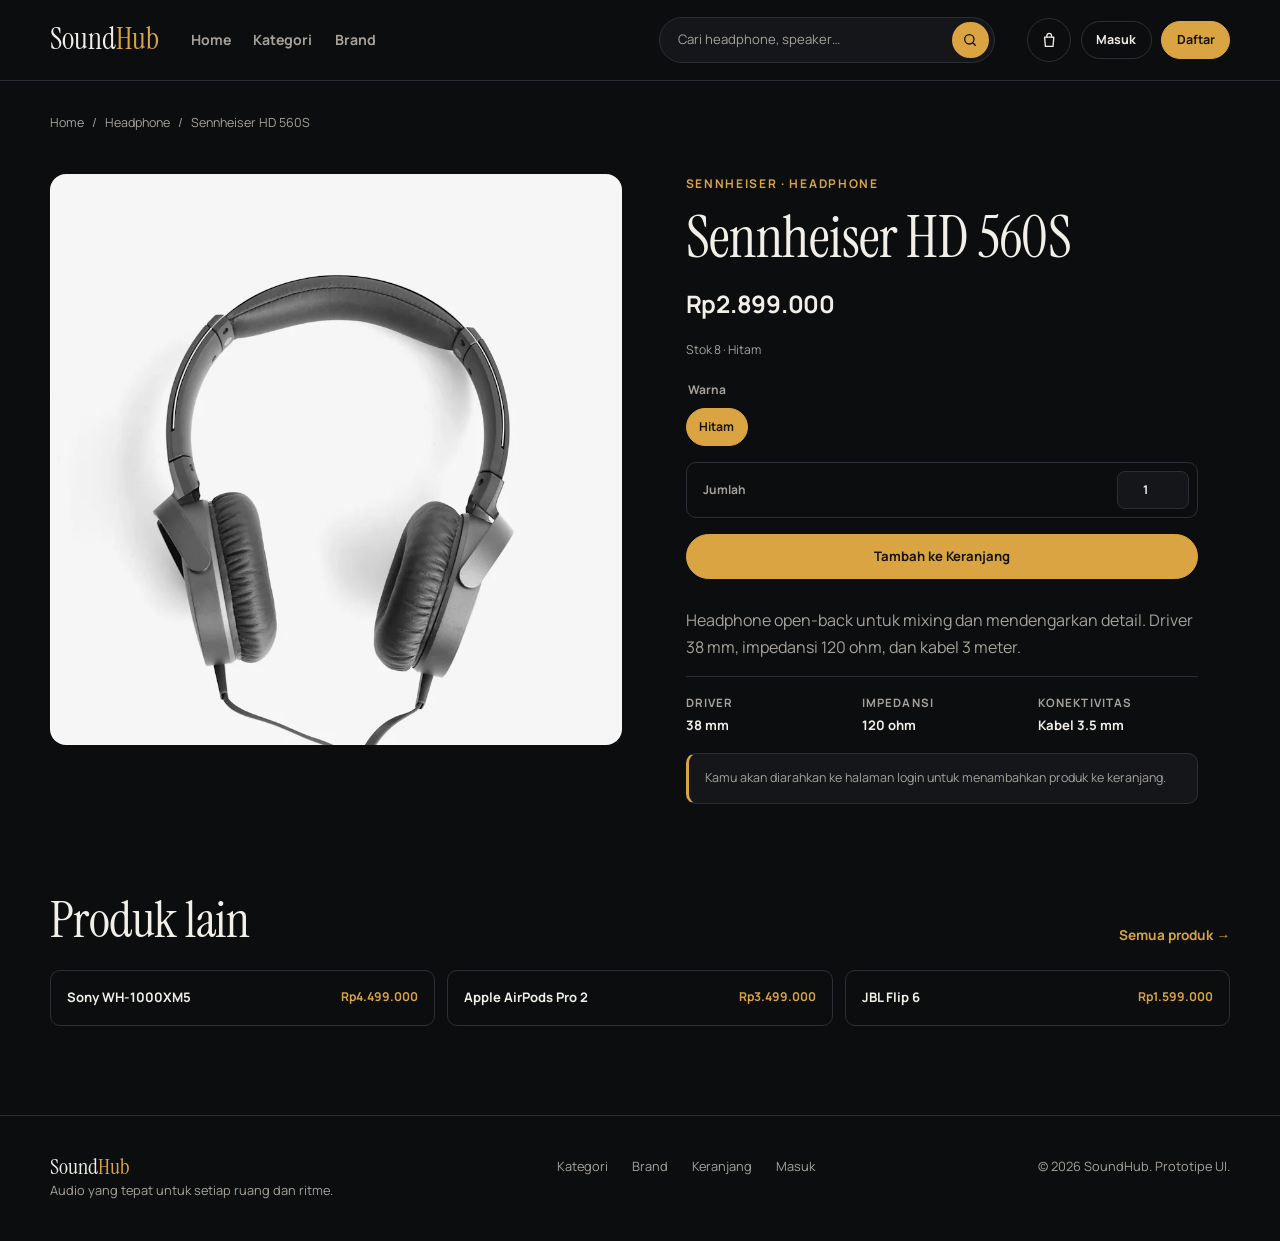
<file: product-sennheiser-hd-560s.html>
<!DOCTYPE html>
<html lang="id">
<head>
  <meta charset="UTF-8">
  <meta name="viewport" content="width=device-width, initial-scale=1">
  <title>Sennheiser HD 560S — SoundHub</title>
  <meta name="description" content="Sennheiser HD 560S: headphone open-back untuk mixing dan mendengarkan detail. Driver 38 mm, impedansi 120 ohm.">
  <link rel="icon" href="assets/favicon.svg" type="image/svg+xml">
  <link rel="stylesheet" href="css/base.css"><link rel="stylesheet" href="css/layout.css">
  <link rel="stylesheet" href="css/components.css"><link rel="stylesheet" href="css/pages.css">
</head>
<body>
  <a class="skip" href="#main">Lewati ke konten</a>
  <header class="site-header">
    <div class="container header-inner">
      <a class="logo" href="index.html">Sound<span>Hub</span></a>
      <nav class="primary-nav" aria-label="Navigasi utama">
        <a href="index.html">Home</a>
        <a href="categories.html">Kategori</a>
        <a href="brands.html">Brand</a>
      </nav>
      <form class="search" action="search.html" role="search">
        <label class="sr-only" for="q">Cari produk audio</label>
        <input id="q" name="q" type="search" placeholder="Cari headphone, speaker…" required>
        <button type="submit" aria-label="Cari"><svg viewBox="0 0 24 24" aria-hidden="true"><circle cx="11" cy="11" r="7"/><path d="m20 20-4-4"/></svg></button>
      </form>
      <div class="header-actions">
        <a class="cart" href="cart.html" aria-label="Keranjang belanja"><svg viewBox="0 0 24 24" aria-hidden="true"><path d="M6 8h12l-1 12H7L6 8Z"/><path d="M9 8V6a3 3 0 0 1 6 0v2"/></svg></a>
        <a class="btn btn-small btn-ghost" href="login.html">Masuk</a>
        <a class="btn btn-small" href="signup.html">Daftar</a>
      </div>
    </div>
  </header>
  <main id="main" class="container page">
    <nav class="breadcrumb" aria-label="Breadcrumb"><a href="index.html">Home</a><span>/</span><a href="categories.html#headphone">Headphone</a><span>/</span><span>Sennheiser HD 560S</span></nav>
    <article class="detail" id="sennheiser-hd-560s">
      <figure class="detail-media"><img src="assets/sennheiser-hd-560s.webp" alt="Headphone Sennheiser HD 560S warna abu-abu" width="900" height="900"></figure>
      <div class="detail-info">
        <p class="eyebrow"><a href="brands.html#sennheiser">Sennheiser</a> · Headphone</p>
        <h1>Sennheiser HD 560S</h1>
        <p class="detail-price"><data value="2899000">Rp2.899.000</data></p>
        <p class="stock">Stok 8 · Hitam</p>
        <form class="buy-form" action="login.html" method="get">
          <fieldset class="variants">
            <legend>Warna</legend>
            <label class="chip"><input type="radio" name="warna" id="sennheiser-hitam" value="hitam" checked><span>Hitam</span></label>
          </fieldset>
          <label class="qty">Jumlah <input type="number" name="qty" value="1" min="1" max="8"></label>
          <button class="btn btn-block" type="submit">Tambah ke Keranjang</button>
        </form>
        <p class="muted">Headphone open-back untuk mixing dan mendengarkan detail. Driver 38 mm, impedansi 120 ohm, dan kabel 3 meter.</p>
        <dl class="specs">
          <div><dt>Driver</dt><dd>38 mm</dd></div>
          <div><dt>Impedansi</dt><dd>120 ohm</dd></div>
          <div><dt>Konektivitas</dt><dd>Kabel 3.5 mm</dd></div>
        </dl>
        <p class="notice">Kamu akan diarahkan ke halaman login untuk menambahkan produk ke keranjang.</p>
      </div>
    </article>
    <section class="section" aria-labelledby="related">
      <div class="section-head"><h2 id="related">Produk lain</h2><a class="text-link" href="categories.html">Semua produk →</a></div>
      <nav class="related-nav" aria-label="Produk lain">
        <a href="product.html"><span>Sony WH-1000XM5</span><strong>Rp4.499.000</strong></a>
        <a href="product-airpods-pro-2.html"><span>Apple AirPods Pro 2</span><strong>Rp3.499.000</strong></a>
        <a href="product-jbl-flip-6.html"><span>JBL Flip 6</span><strong>Rp1.599.000</strong></a>
      </nav>
    </section>
  </main>
  <footer class="site-footer">
    <div class="container footer-inner">
      <div><a class="logo" href="index.html">Sound<span>Hub</span></a><p>Audio yang tepat untuk setiap ruang dan ritme.</p></div>
      <nav class="footer-nav" aria-label="Navigasi footer"><a href="categories.html">Kategori</a><a href="brands.html">Brand</a><a href="cart.html">Keranjang</a><a href="login.html">Masuk</a></nav><p>© 2026 SoundHub. Prototipe UI.</p>
    </div>
  </footer>
</body>
</html>
</file>
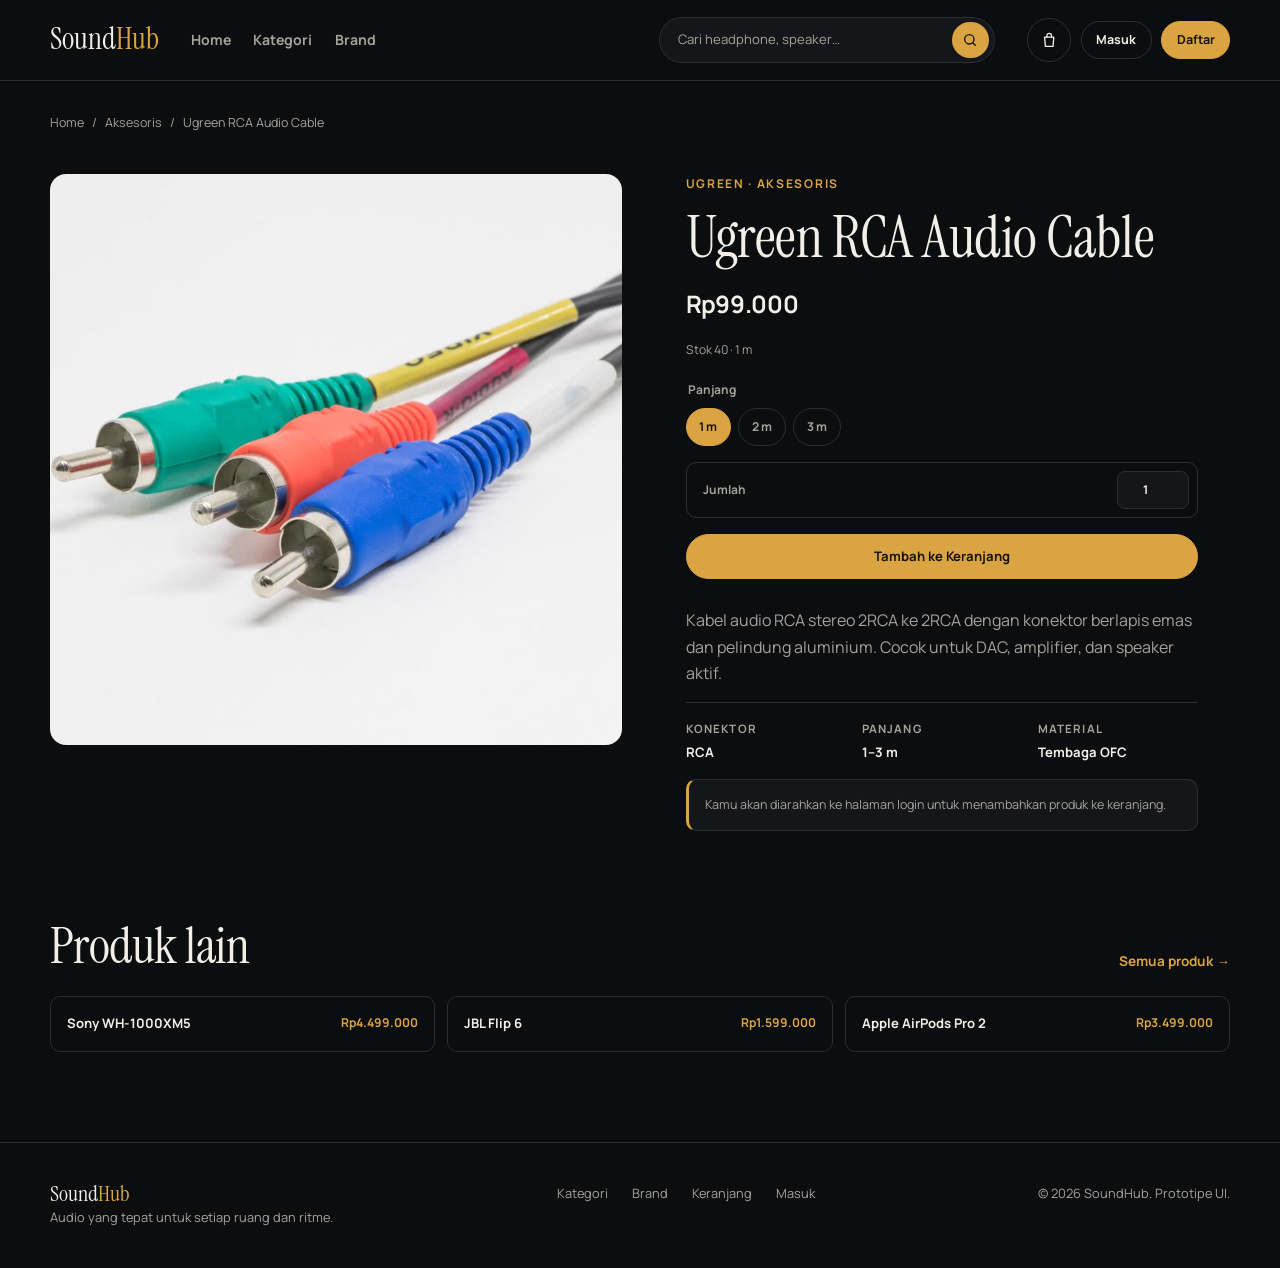
<file: product-ugreen-rca-cable.html>
<!DOCTYPE html>
<html lang="id">
<head>
  <meta charset="UTF-8">
  <meta name="viewport" content="width=device-width, initial-scale=1">
  <title>Ugreen RCA Audio Cable — SoundHub</title>
  <meta name="description" content="Ugreen RCA Audio Cable 2RCA ke 2RCA dengan konektor berlapis emas. Tersedia panjang 1 m, 2 m, dan 3 m.">
  <link rel="icon" href="assets/favicon.svg" type="image/svg+xml">
  <link rel="stylesheet" href="css/base.css"><link rel="stylesheet" href="css/layout.css">
  <link rel="stylesheet" href="css/components.css"><link rel="stylesheet" href="css/pages.css">
</head>
<body>
  <a class="skip" href="#main">Lewati ke konten</a>
  <header class="site-header">
    <div class="container header-inner">
      <a class="logo" href="index.html">Sound<span>Hub</span></a>
      <nav class="primary-nav" aria-label="Navigasi utama">
        <a href="index.html">Home</a>
        <a href="categories.html">Kategori</a>
        <a href="brands.html">Brand</a>
      </nav>
      <form class="search" action="search.html" role="search">
        <label class="sr-only" for="q">Cari produk audio</label>
        <input id="q" name="q" type="search" placeholder="Cari headphone, speaker…" required>
        <button type="submit" aria-label="Cari"><svg viewBox="0 0 24 24" aria-hidden="true"><circle cx="11" cy="11" r="7"/><path d="m20 20-4-4"/></svg></button>
      </form>
      <div class="header-actions">
        <a class="cart" href="cart.html" aria-label="Keranjang belanja"><svg viewBox="0 0 24 24" aria-hidden="true"><path d="M6 8h12l-1 12H7L6 8Z"/><path d="M9 8V6a3 3 0 0 1 6 0v2"/></svg></a>
        <a class="btn btn-small btn-ghost" href="login.html">Masuk</a>
        <a class="btn btn-small" href="signup.html">Daftar</a>
      </div>
    </div>
  </header>
  <main id="main" class="container page">
    <nav class="breadcrumb" aria-label="Breadcrumb"><a href="index.html">Home</a><span>/</span><a href="categories.html#aksesoris">Aksesoris</a><span>/</span><span>Ugreen RCA Audio Cable</span></nav>
    <article class="detail" id="ugreen-rca-cable">
      <figure class="detail-media"><img src="assets/ugreen-rca-cable.webp" alt="Kabel audio RCA Ugreen dengan konektor merah, biru, dan hijau" width="900" height="900"></figure>
      <div class="detail-info">
        <p class="eyebrow"><a href="brands.html#ugreen">Ugreen</a> · Aksesoris</p>
        <h1>Ugreen RCA Audio Cable</h1>
        <p class="detail-price"><data value="99000">Rp99.000</data></p>
        <p class="detail-price" data-variant="2m"><data value="119000">Rp119.000</data></p>
        <p class="detail-price" data-variant="3m"><data value="139000">Rp139.000</data></p>
        <p class="stock">Stok 40 · 1 m</p>
        <p class="stock" data-variant="2m">Stok 25 · 2 m</p>
        <p class="stock" data-variant="3m">Stok 10 · 3 m</p>
        <form class="buy-form" action="login.html" method="get">
          <fieldset class="variants">
            <legend>Panjang</legend>
            <label class="chip"><input type="radio" name="panjang" id="ugreen-1m" value="1m" checked><span>1 m</span></label>
            <label class="chip"><input type="radio" name="panjang" id="ugreen-2m" value="2m"><span>2 m</span></label>
            <label class="chip"><input type="radio" name="panjang" id="ugreen-3m" value="3m"><span>3 m</span></label>
          </fieldset>
          <label class="qty">Jumlah <input type="number" name="qty" value="1" min="1" max="40"></label>
          <button class="btn btn-block" type="submit">Tambah ke Keranjang</button>
        </form>
        <p class="muted">Kabel audio RCA stereo 2RCA ke 2RCA dengan konektor berlapis emas dan pelindung aluminium. Cocok untuk DAC, amplifier, dan speaker aktif.</p>
        <dl class="specs">
          <div><dt>Konektor</dt><dd>RCA</dd></div>
          <div><dt>Panjang</dt><dd>1–3 m</dd></div>
          <div><dt>Material</dt><dd>Tembaga OFC</dd></div>
        </dl>
        <p class="notice">Kamu akan diarahkan ke halaman login untuk menambahkan produk ke keranjang.</p>
      </div>
    </article>
    <section class="section" aria-labelledby="related">
      <div class="section-head"><h2 id="related">Produk lain</h2><a class="text-link" href="categories.html">Semua produk →</a></div>
      <nav class="related-nav" aria-label="Produk lain">
        <a href="product.html"><span>Sony WH-1000XM5</span><strong>Rp4.499.000</strong></a>
        <a href="product-jbl-flip-6.html"><span>JBL Flip 6</span><strong>Rp1.599.000</strong></a>
        <a href="product-airpods-pro-2.html"><span>Apple AirPods Pro 2</span><strong>Rp3.499.000</strong></a>
      </nav>
    </section>
  </main>
  <footer class="site-footer">
    <div class="container footer-inner">
      <div><a class="logo" href="index.html">Sound<span>Hub</span></a><p>Audio yang tepat untuk setiap ruang dan ritme.</p></div>
      <nav class="footer-nav" aria-label="Navigasi footer"><a href="categories.html">Kategori</a><a href="brands.html">Brand</a><a href="cart.html">Keranjang</a><a href="login.html">Masuk</a></nav><p>© 2026 SoundHub. Prototipe UI.</p>
    </div>
  </footer>
</body>
</html>
</file>
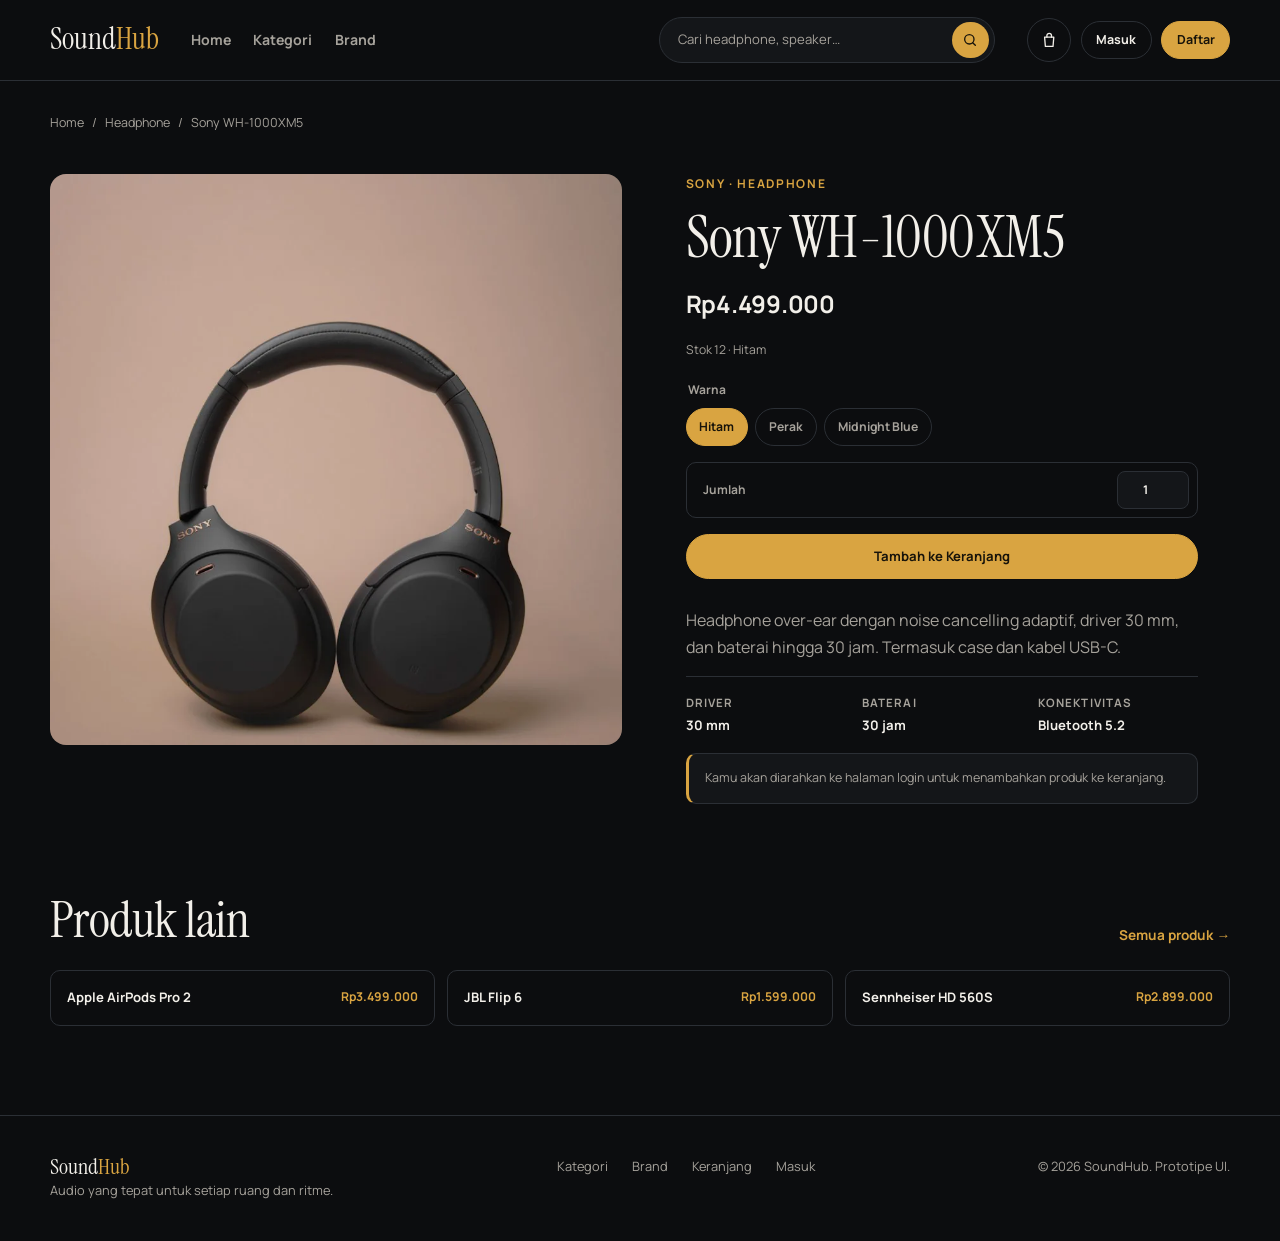
<file: product.html>
<!DOCTYPE html>
<html lang="id">
<head>
  <meta charset="UTF-8">
  <meta name="viewport" content="width=device-width, initial-scale=1">
  <title>Sony WH-1000XM5 — SoundHub</title>
  <meta name="description" content="Sony WH-1000XM5: headphone noise cancelling dengan baterai 30 jam. Tersedia Hitam, Perak, dan Midnight Blue.">
  <link rel="icon" href="assets/favicon.svg" type="image/svg+xml">
  <link rel="stylesheet" href="css/base.css"><link rel="stylesheet" href="css/layout.css">
  <link rel="stylesheet" href="css/components.css"><link rel="stylesheet" href="css/pages.css">
</head>
<body>
  <a class="skip" href="#main">Lewati ke konten</a>
  <header class="site-header">
    <div class="container header-inner">
      <a class="logo" href="index.html">Sound<span>Hub</span></a>
      <nav class="primary-nav" aria-label="Navigasi utama">
        <a href="index.html">Home</a>
        <a href="categories.html">Kategori</a>
        <a href="brands.html">Brand</a>
      </nav>
      <form class="search" action="search.html" role="search">
        <label class="sr-only" for="q">Cari produk audio</label>
        <input id="q" name="q" type="search" placeholder="Cari headphone, speaker…" required>
        <button type="submit" aria-label="Cari"><svg viewBox="0 0 24 24" aria-hidden="true"><circle cx="11" cy="11" r="7"/><path d="m20 20-4-4"/></svg></button>
      </form>
      <div class="header-actions">
        <a class="cart" href="cart.html" aria-label="Keranjang belanja"><svg viewBox="0 0 24 24" aria-hidden="true"><path d="M6 8h12l-1 12H7L6 8Z"/><path d="M9 8V6a3 3 0 0 1 6 0v2"/></svg></a>
        <a class="btn btn-small btn-ghost" href="login.html">Masuk</a>
        <a class="btn btn-small" href="signup.html">Daftar</a>
      </div>
    </div>
  </header>
  <main id="main" class="container page">
    <nav class="breadcrumb" aria-label="Breadcrumb"><a href="index.html">Home</a><span>/</span><a href="categories.html#headphone">Headphone</a><span>/</span><span>Sony WH-1000XM5</span></nav>
    <article class="detail" id="sony-wh-1000xm5">
      <figure class="detail-media"><img src="assets/sony-wh-1000xm5.webp" alt="Headphone Sony WH-1000XM5 warna hitam di atas latar beige" width="900" height="900"></figure>
      <div class="detail-info">
        <p class="eyebrow"><a href="brands.html#sony">Sony</a> · Headphone</p>
        <h1>Sony WH-1000XM5</h1>
        <p class="detail-price"><data value="4499000">Rp4.499.000</data></p>
        <p class="detail-price" data-variant="perak"><data value="4599000">Rp4.599.000</data></p>
        <p class="detail-price" data-variant="biru"><data value="4699000">Rp4.699.000</data></p>
        <p class="stock">Stok 12 · Hitam</p>
        <p class="stock" data-variant="perak">Stok 5 · Perak</p>
        <p class="stock" data-variant="biru">Stok 7 · Midnight Blue</p>
        <form class="buy-form" action="login.html" method="get">
          <fieldset class="variants">
            <legend>Warna</legend>
            <label class="chip"><input type="radio" name="warna" id="sony-hitam" value="hitam" checked><span>Hitam</span></label>
            <label class="chip"><input type="radio" name="warna" id="sony-perak" value="perak"><span>Perak</span></label>
            <label class="chip"><input type="radio" name="warna" id="sony-biru" value="biru"><span>Midnight Blue</span></label>
          </fieldset>
          <label class="qty">Jumlah <input type="number" name="qty" value="1" min="1" max="12"></label>
          <button class="btn btn-block" type="submit">Tambah ke Keranjang</button>
        </form>
        <p class="muted">Headphone over-ear dengan noise cancelling adaptif, driver 30 mm, dan baterai hingga 30 jam. Termasuk case dan kabel USB-C.</p>
        <dl class="specs">
          <div><dt>Driver</dt><dd>30 mm</dd></div>
          <div><dt>Baterai</dt><dd>30 jam</dd></div>
          <div><dt>Konektivitas</dt><dd>Bluetooth 5.2</dd></div>
        </dl>
        <p class="notice">Kamu akan diarahkan ke halaman login untuk menambahkan produk ke keranjang.</p>
      </div>
    </article>
    <section class="section" aria-labelledby="related">
      <div class="section-head"><h2 id="related">Produk lain</h2><a class="text-link" href="categories.html">Semua produk →</a></div>
      <nav class="related-nav" aria-label="Produk lain">
        <a href="product-airpods-pro-2.html"><span>Apple AirPods Pro 2</span><strong>Rp3.499.000</strong></a>
        <a href="product-jbl-flip-6.html"><span>JBL Flip 6</span><strong>Rp1.599.000</strong></a>
        <a href="product-sennheiser-hd-560s.html"><span>Sennheiser HD 560S</span><strong>Rp2.899.000</strong></a>
      </nav>
    </section>
  </main>
  <footer class="site-footer">
    <div class="container footer-inner">
      <div><a class="logo" href="index.html">Sound<span>Hub</span></a><p>Audio yang tepat untuk setiap ruang dan ritme.</p></div>
      <nav class="footer-nav" aria-label="Navigasi footer"><a href="categories.html">Kategori</a><a href="brands.html">Brand</a><a href="cart.html">Keranjang</a><a href="login.html">Masuk</a></nav><p>© 2026 SoundHub. Prototipe UI.</p>
    </div>
  </footer>
</body>
</html>
</file>
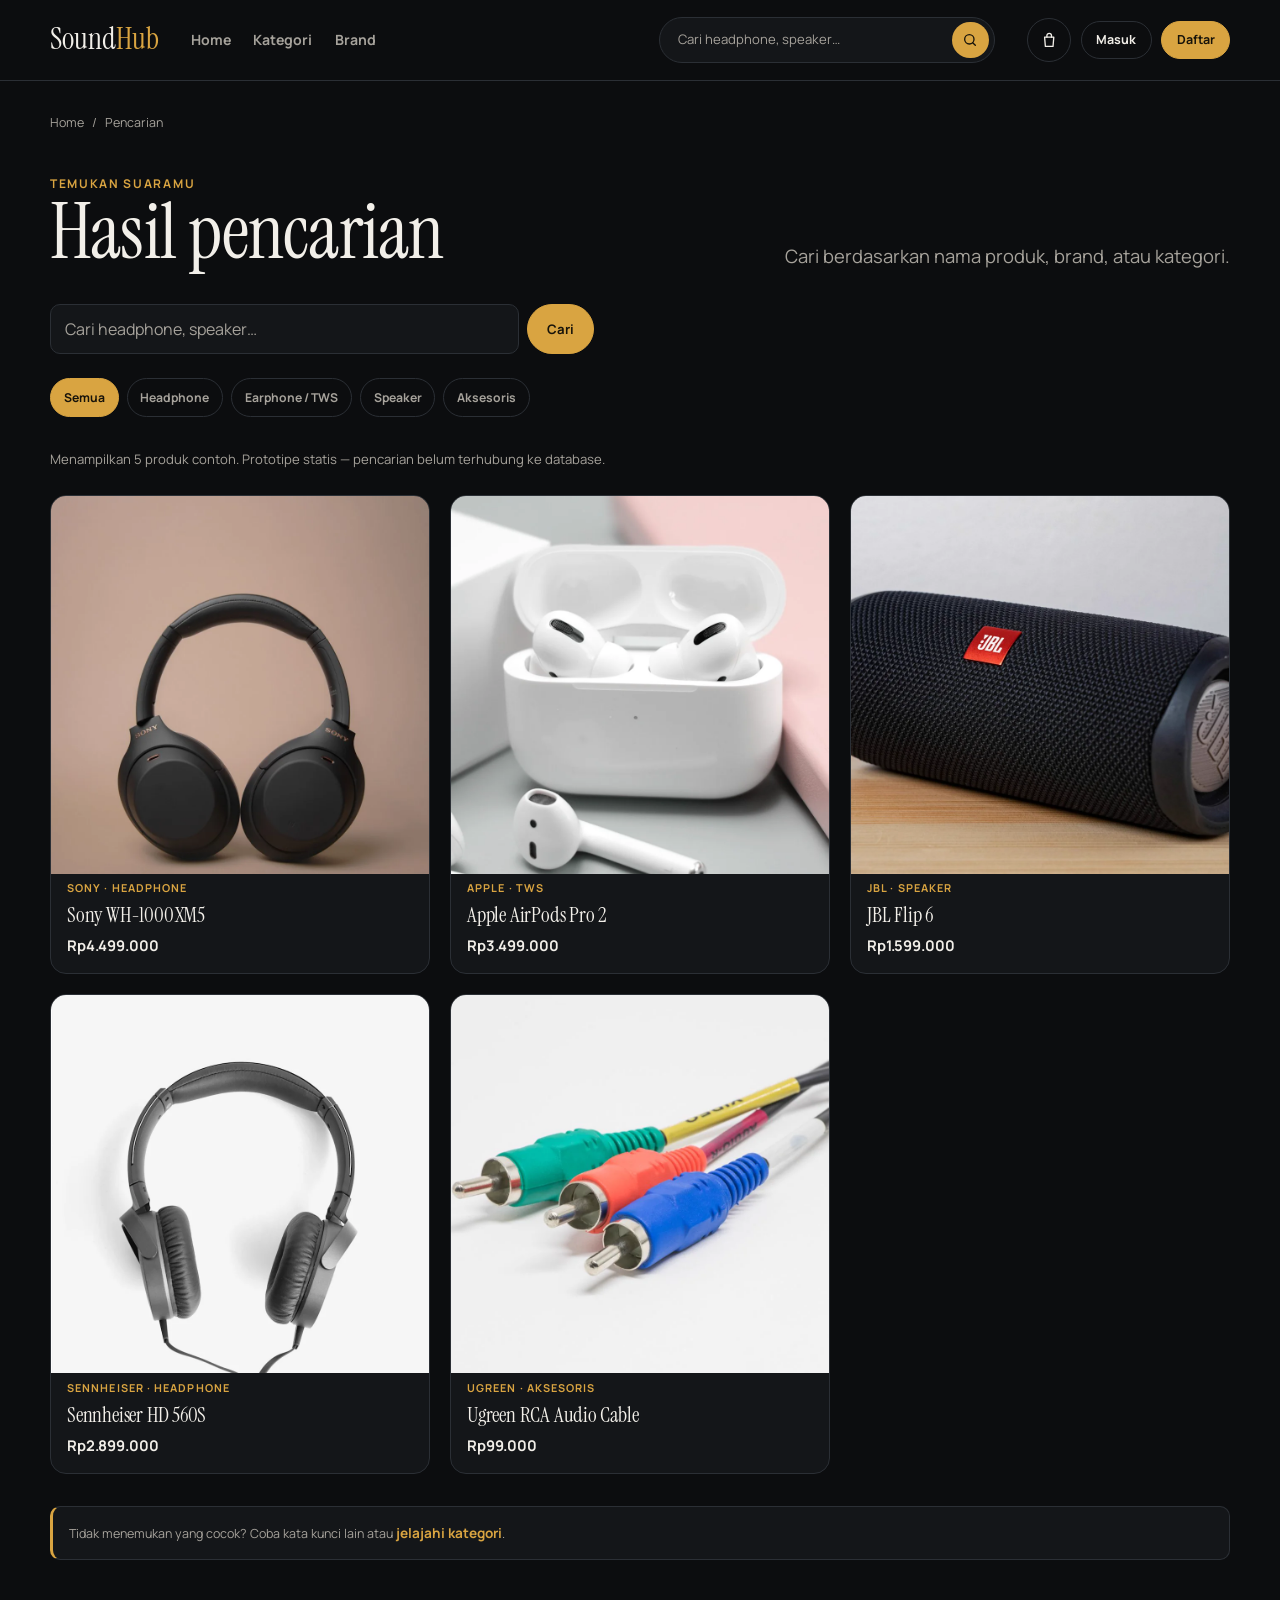
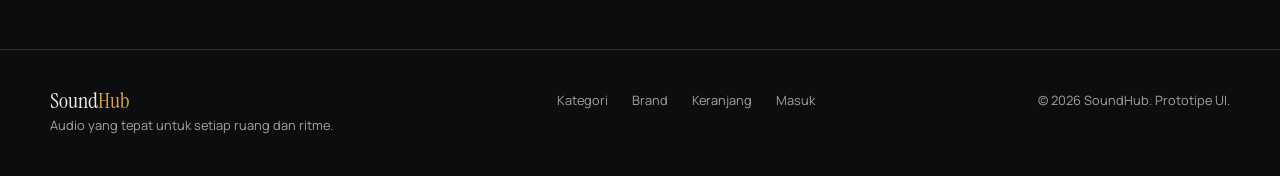
<file: search.html>
<!DOCTYPE html>
<html lang="id">
<head>
  <meta charset="UTF-8">
  <meta name="viewport" content="width=device-width, initial-scale=1">
  <title>Hasil Pencarian — SoundHub</title>
  <meta name="description" content="Hasil pencarian produk audio di SoundHub.">
  <link rel="icon" href="assets/favicon.svg" type="image/svg+xml">
  <link rel="stylesheet" href="css/base.css"><link rel="stylesheet" href="css/layout.css">
  <link rel="stylesheet" href="css/components.css"><link rel="stylesheet" href="css/pages.css">
</head>
<body>
  <a class="skip" href="#main">Lewati ke konten</a>
  <header class="site-header">
    <div class="container header-inner">
      <a class="logo" href="index.html">Sound<span>Hub</span></a>
      <nav class="primary-nav" aria-label="Navigasi utama">
        <a href="index.html">Home</a>
        <a href="categories.html">Kategori</a>
        <a href="brands.html">Brand</a>
      </nav>
      <form class="search" action="search.html" role="search">
        <label class="sr-only" for="q">Cari produk audio</label>
        <input id="q" name="q" type="search" placeholder="Cari headphone, speaker…" required>
        <button type="submit" aria-label="Cari"><svg viewBox="0 0 24 24" aria-hidden="true"><circle cx="11" cy="11" r="7"/><path d="m20 20-4-4"/></svg></button>
      </form>
      <div class="header-actions">
        <a class="cart" href="cart.html" aria-label="Keranjang belanja"><svg viewBox="0 0 24 24" aria-hidden="true"><path d="M6 8h12l-1 12H7L6 8Z"/><path d="M9 8V6a3 3 0 0 1 6 0v2"/></svg></a>
        <a class="btn btn-small btn-ghost" href="login.html">Masuk</a>
        <a class="btn btn-small" href="signup.html">Daftar</a>
      </div>
    </div>
  </header>
  <main id="main" class="container page">
    <nav class="breadcrumb" aria-label="Breadcrumb"><a href="index.html">Home</a><span>/</span><span>Pencarian</span></nav>
    <header class="page-head">
      <div><p class="eyebrow">Temukan suaramu</p><h1>Hasil pencarian</h1></div>
      <p class="lead">Cari berdasarkan nama produk, brand, atau kategori.</p>
    </header>
    <form class="search-page-form" action="search.html" role="search">
      <label class="sr-only" for="q-page">Cari produk audio</label>
      <input class="input" id="q-page" name="q" type="search" placeholder="Cari headphone, speaker…">
      <button class="btn" type="submit">Cari</button>
    </form>
    <nav class="filter-row" aria-label="Filter hasil">
      <a href="search.html" aria-current="page">Semua</a><a href="categories.html#headphone">Headphone</a><a href="categories.html#tws">Earphone / TWS</a><a href="categories.html#speaker">Speaker</a><a href="categories.html#aksesoris">Aksesoris</a>
    </nav>
    <p class="results-count">Menampilkan 5 produk contoh. Prototipe statis — pencarian belum terhubung ke database.</p>
    <div class="product-grid">
      <article class="card">
        <a class="card-media" href="product.html"><img src="assets/sony-wh-1000xm5.webp" alt="Headphone Sony WH-1000XM5 warna hitam" width="900" height="900"></a>
        <p class="eyebrow">Sony · Headphone</p>
        <h3><a href="product.html">Sony WH-1000XM5</a></h3>
        <p class="price"><data value="4499000">Rp4.499.000</data></p>
      </article>
      <article class="card">
        <a class="card-media" href="product-airpods-pro-2.html"><img src="assets/airpods-pro-2.webp" alt="Apple AirPods Pro 2 dengan case pengisian" width="900" height="900"></a>
        <p class="eyebrow">Apple · TWS</p>
        <h3><a href="product-airpods-pro-2.html">Apple AirPods Pro 2</a></h3>
        <p class="price"><data value="3499000">Rp3.499.000</data></p>
      </article>
      <article class="card">
        <a class="card-media" href="product-jbl-flip-6.html"><img src="assets/jbl-flip-6.webp" alt="Speaker portabel JBL Flip 6 warna hitam" width="900" height="900"></a>
        <p class="eyebrow">JBL · Speaker</p>
        <h3><a href="product-jbl-flip-6.html">JBL Flip 6</a></h3>
        <p class="price"><data value="1599000">Rp1.599.000</data></p>
      </article>
      <article class="card">
        <a class="card-media" href="product-sennheiser-hd-560s.html"><img src="assets/sennheiser-hd-560s.webp" alt="Headphone Sennheiser HD 560S warna abu-abu" width="900" height="900"></a>
        <p class="eyebrow">Sennheiser · Headphone</p>
        <h3><a href="product-sennheiser-hd-560s.html">Sennheiser HD 560S</a></h3>
        <p class="price"><data value="2899000">Rp2.899.000</data></p>
      </article>
      <article class="card">
        <a class="card-media" href="product-ugreen-rca-cable.html"><img src="assets/ugreen-rca-cable.webp" alt="Kabel audio RCA Ugreen dengan konektor berwarna" width="900" height="900"></a>
        <p class="eyebrow">Ugreen · Aksesoris</p>
        <h3><a href="product-ugreen-rca-cable.html">Ugreen RCA Audio Cable</a></h3>
        <p class="price"><data value="99000">Rp99.000</data></p>
      </article>
    </div>
    <p class="notice notice-spaced">Tidak menemukan yang cocok? Coba kata kunci lain atau <a class="text-link" href="categories.html">jelajahi kategori</a>.</p>
  </main>
  <footer class="site-footer">
    <div class="container footer-inner">
      <div><a class="logo" href="index.html">Sound<span>Hub</span></a><p>Audio yang tepat untuk setiap ruang dan ritme.</p></div>
      <nav class="footer-nav" aria-label="Navigasi footer"><a href="categories.html">Kategori</a><a href="brands.html">Brand</a><a href="cart.html">Keranjang</a><a href="login.html">Masuk</a></nav><p>© 2026 SoundHub. Prototipe UI.</p>
    </div>
  </footer>
</body>
</html>
</file>
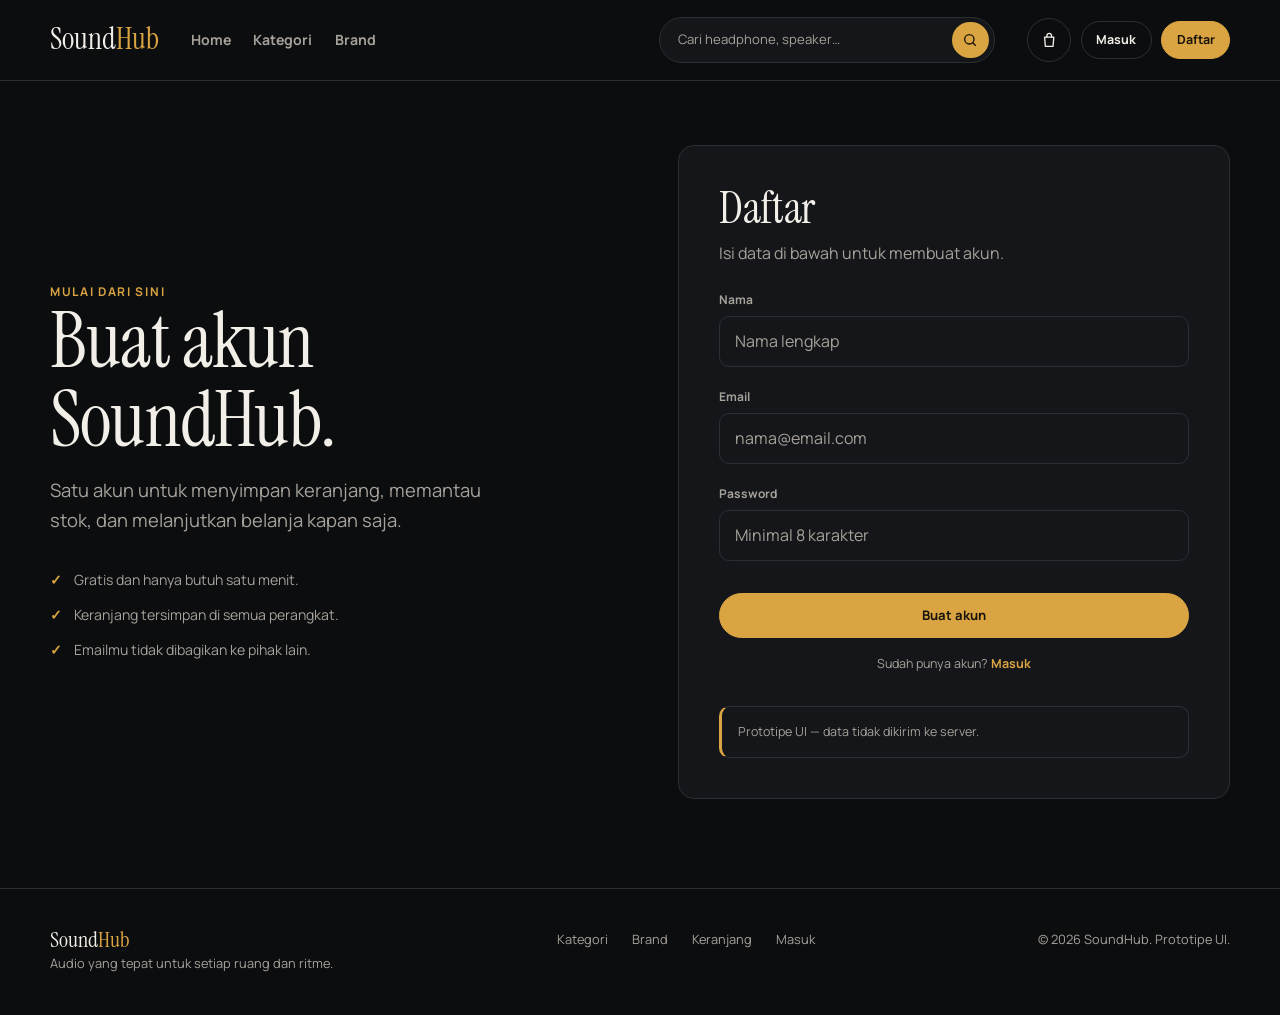
<file: signup.html>
<!DOCTYPE html>
<html lang="id">
<head>
  <meta charset="UTF-8">
  <meta name="viewport" content="width=device-width, initial-scale=1">
  <title>Daftar — SoundHub</title>
  <meta name="description" content="Buat akun SoundHub untuk menyimpan keranjang dan mempermudah belanja produk audio.">
  <link rel="icon" href="assets/favicon.svg" type="image/svg+xml">
  <link rel="stylesheet" href="css/base.css"><link rel="stylesheet" href="css/layout.css">
  <link rel="stylesheet" href="css/components.css"><link rel="stylesheet" href="css/pages.css">
</head>
<body>
  <a class="skip" href="#main">Lewati ke konten</a>
  <header class="site-header">
    <div class="container header-inner">
      <a class="logo" href="index.html">Sound<span>Hub</span></a>
      <nav class="primary-nav" aria-label="Navigasi utama">
        <a href="index.html">Home</a>
        <a href="categories.html">Kategori</a>
        <a href="brands.html">Brand</a>
      </nav>
      <form class="search" action="search.html" role="search">
        <label class="sr-only" for="q">Cari produk audio</label>
        <input id="q" name="q" type="search" placeholder="Cari headphone, speaker…" required>
        <button type="submit" aria-label="Cari"><svg viewBox="0 0 24 24" aria-hidden="true"><circle cx="11" cy="11" r="7"/><path d="m20 20-4-4"/></svg></button>
      </form>
      <div class="header-actions">
        <a class="cart" href="cart.html" aria-label="Keranjang belanja"><svg viewBox="0 0 24 24" aria-hidden="true"><path d="M6 8h12l-1 12H7L6 8Z"/><path d="M9 8V6a3 3 0 0 1 6 0v2"/></svg></a>
        <a class="btn btn-small btn-ghost" href="login.html">Masuk</a>
        <a class="btn btn-small" href="signup.html" aria-current="page">Daftar</a>
      </div>
    </div>
  </header>
  <main id="main" class="container auth">
    <div class="auth-copy">
      <p class="eyebrow">Mulai dari sini</p>
      <h1>Buat akun SoundHub.</h1>
      <p class="lead">Satu akun untuk menyimpan keranjang, memantau stok, dan melanjutkan belanja kapan saja.</p>
      <ul class="auth-list">
        <li>Gratis dan hanya butuh satu menit.</li>
        <li>Keranjang tersimpan di semua perangkat.</li>
        <li>Emailmu tidak dibagikan ke pihak lain.</li>
      </ul>
    </div>
    <section class="auth-panel" aria-labelledby="signup-title">
      <h2 id="signup-title">Daftar</h2>
      <p class="muted">Isi data di bawah untuk membuat akun.</p>
      <form class="auth-form" action="cart.html" method="get">
        <label class="field"><span>Nama</span><input class="input" type="text" autocomplete="name" placeholder="Nama lengkap" required></label>
        <label class="field"><span>Email</span><input class="input" type="email" autocomplete="email" placeholder="nama@email.com" required></label>
        <label class="field"><span>Password</span><input class="input" type="password" autocomplete="new-password" placeholder="Minimal 8 karakter" minlength="8" required></label>
        <button class="btn btn-block" type="submit">Buat akun</button>
      </form>
      <p class="auth-alt">Sudah punya akun? <a href="login.html">Masuk</a></p>
      <p class="notice notice-spaced">Prototipe UI — data tidak dikirim ke server.</p>
    </section>
  </main>
  <footer class="site-footer">
    <div class="container footer-inner">
      <div><a class="logo" href="index.html">Sound<span>Hub</span></a><p>Audio yang tepat untuk setiap ruang dan ritme.</p></div>
      <nav class="footer-nav" aria-label="Navigasi footer"><a href="categories.html">Kategori</a><a href="brands.html">Brand</a><a href="cart.html">Keranjang</a><a href="login.html">Masuk</a></nav><p>© 2026 SoundHub. Prototipe UI.</p>
    </div>
  </footer>
</body>
</html>
</file>
<file: css/base.css>
@charset "UTF-8";
@font-face { font-family: "Instrument Serif"; src: url("../assets/fonts/instrument-serif.woff2") format("woff2"); font-weight: 400; font-display: swap; }
@font-face { font-family: "Manrope"; src: url("../assets/fonts/manrope.woff2") format("woff2"); font-weight: 400 700; font-display: swap; }

:root {
  --bg: #0c0d0f;
  --surface: #141619;
  --raised: #1b1e22;
  --line: #2b2f35;
  --text: #f2efe9;
  --muted: #a6a29b;
  --accent: #d9a441;
  --accent-hover: #e8b95d;
  --accent-ink: #17130a;
  --light: #f3efe7;
  --light-ink: #1a1c1f;
  --danger: #e07a5f;
  --sans: "Manrope", "Helvetica Neue", Arial, sans-serif;
  --display: "Instrument Serif", Georgia, serif;
  --radius: 16px;
  --radius-sm: 10px;
  --container: 1180px;
  --space: clamp(3.5rem, 7vw, 6rem);
}

*, *::before, *::after { box-sizing: border-box; }
html { color-scheme: dark; scroll-behavior: smooth; }
body { margin: 0; background: var(--bg); color: var(--text); font: 400 1rem/1.65 var(--sans); -webkit-font-smoothing: antialiased; }
h1, h2, h3, p, figure, blockquote, dl, dd { margin: 0; }
h1, h2, h3 { font-family: var(--display); font-weight: 400; line-height: 1.02; letter-spacing: -.01em; }
h1 { font-size: clamp(2.6rem, 6vw, 5.2rem); }
h2 { font-size: clamp(2rem, 4vw, 3.2rem); }
h3 { font-size: 1.3rem; line-height: 1.2; }
a { color: inherit; text-decoration: none; }
img { display: block; max-width: 100%; height: auto; }
button, input, select, textarea { font: inherit; color: inherit; }
button { cursor: pointer; }
ul, ol { margin: 0; padding: 0; list-style: none; }
.container { width: min(100% - 2.5rem, var(--container)); margin-inline: auto; }
.skip { position: absolute; left: 1rem; top: -5rem; z-index: 100; padding: .7rem 1rem; border-radius: var(--radius-sm); background: var(--accent); color: var(--accent-ink); font-weight: 800; }
.skip:focus { top: 1rem; }
.sr-only { position: absolute; width: 1px; height: 1px; padding: 0; margin: -1px; overflow: hidden; clip: rect(0 0 0 0); white-space: nowrap; border: 0; }
:focus-visible { outline: 2px solid var(--accent); outline-offset: 3px; }
.eyebrow { color: var(--accent); font-size: .75rem; font-weight: 800; letter-spacing: .14em; text-transform: uppercase; }
.lead { max-width: 58ch; color: var(--muted); font-size: clamp(1rem, 1.5vw, 1.15rem); }
.muted { color: var(--muted); }
.text-link { color: var(--accent); font-size: .85rem; font-weight: 800; }
.text-link:hover { color: var(--accent-hover); }
::selection { background: var(--accent); color: var(--accent-ink); }
@media (prefers-reduced-motion: reduce) { html { scroll-behavior: auto; } *, *::before, *::after { transition: none !important; } }
</file>
<file: css/layout.css>
@charset "UTF-8";
.site-header { position: sticky; top: 0; z-index: 20; border-bottom: 1px solid var(--line); background: var(--bg); }
.header-inner { display: grid; grid-template-columns: auto auto 1fr auto; grid-template-areas: "logo nav search actions"; align-items: center; gap: 1.25rem 2rem; min-height: 5rem; }
.logo { grid-area: logo; font-family: var(--display); font-size: 1.85rem; line-height: 1; white-space: nowrap; }
.logo span { color: var(--accent); }
.primary-nav { grid-area: nav; display: flex; gap: 1.4rem; font-size: .88rem; font-weight: 700; }
.primary-nav a { display: inline-flex; align-items: center; min-height: 2.75rem; border-bottom: 1px solid transparent; color: var(--muted); }
.primary-nav a:hover, .primary-nav a[aria-current="page"] { border-color: var(--accent); color: var(--text); }
.search { grid-area: search; display: flex; align-items: center; gap: .5rem; justify-self: end; width: min(100%, 21rem); min-height: 2.9rem; padding: .25rem .35rem .25rem 1rem; border: 1px solid var(--line); border-radius: 999px; background: var(--surface); }
.search:focus-within { border-color: var(--accent); }
.search input { flex: 1; min-width: 0; border: 0; outline: 0; background: none; font-size: .82rem; }
.search input::placeholder { color: var(--muted); }
.search button { display: grid; place-items: center; width: 2.3rem; height: 2.3rem; border: 0; border-radius: 50%; background: var(--accent); color: var(--accent-ink); }
.search svg { width: 1rem; height: 1rem; fill: none; stroke: currentColor; stroke-linecap: round; stroke-width: 2; }
.header-actions { grid-area: actions; display: flex; align-items: center; gap: .6rem; }
.cart { position: relative; display: grid; place-items: center; width: 2.75rem; height: 2.75rem; border: 1px solid var(--line); border-radius: 50%; }
.cart:hover { border-color: var(--accent); color: var(--accent); }
.cart svg { width: 1.15rem; height: 1.15rem; fill: none; stroke: currentColor; stroke-linecap: round; stroke-linejoin: round; stroke-width: 1.7; }
.badge { position: absolute; top: -.2rem; right: -.2rem; display: grid; place-items: center; min-width: 1.1rem; height: 1.1rem; padding: 0 .3rem; border-radius: 999px; background: var(--accent); color: var(--accent-ink); font-size: .62rem; font-weight: 800; }
.user-name { font-size: .82rem; font-weight: 700; white-space: nowrap; }
.site-footer { margin-top: var(--space); padding-block: 2.5rem; border-top: 1px solid var(--line); color: var(--muted); font-size: .8rem; }
.footer-inner { display: flex; flex-wrap: wrap; justify-content: space-between; align-items: start; gap: 1.5rem 3rem; }
.footer-inner .logo { color: var(--text); font-size: 1.4rem; }
.footer-nav { display: flex; flex-wrap: wrap; gap: 1rem 1.5rem; }
.footer-nav a:hover { color: var(--accent); }
.page { padding-block: 2rem 0; }
.breadcrumb { display: flex; flex-wrap: wrap; gap: .5rem; margin-bottom: 2.5rem; color: var(--muted); font-size: .78rem; }
.breadcrumb a:hover { color: var(--accent); }
.page-head { display: flex; flex-wrap: wrap; justify-content: space-between; align-items: end; gap: 1rem 2rem; margin-bottom: 2rem; }
.page-head h1 { max-width: 18ch; }
.section { padding-top: var(--space); }
.section-head { display: flex; flex-wrap: wrap; justify-content: space-between; align-items: end; gap: 1rem; margin-bottom: 1.5rem; }
.product-grid { display: grid; grid-template-columns: repeat(auto-fill, minmax(18rem, 1fr)); gap: 1.25rem; }
.filter-row { display: flex; flex-wrap: wrap; gap: .5rem; margin-bottom: 2rem; }
.hero { display: grid; grid-template-columns: 1fr 1fr; gap: clamp(1.5rem, 5vw, 4rem); align-items: center; padding-block: clamp(2.5rem, 6vw, 5rem) 0; }
.hero-copy { max-width: 34rem; }
.hero-copy .eyebrow { margin-bottom: 1.25rem; }
.hero-copy h1 { margin-bottom: 1.25rem; }
.hero-copy .lead { margin-bottom: 1.75rem; }
.hero-actions { display: flex; flex-wrap: wrap; gap: .75rem; }
.hero-media { position: relative; overflow: hidden; aspect-ratio: 4 / 3; border-radius: var(--radius); background: var(--light); }
.hero-media img { width: 100%; height: 100%; object-fit: cover; }
.hero-media figcaption { position: absolute; right: 1rem; bottom: 1rem; left: 1rem; display: flex; flex-wrap: wrap; align-items: center; gap: .4rem .6rem; padding: .7rem .9rem; border-radius: var(--radius-sm); background: var(--bg); font-size: .78rem; }
.hero-media figcaption span { color: var(--accent); font-size: .62rem; font-weight: 800; letter-spacing: .1em; text-transform: uppercase; }
.trending-grid { display: grid; grid-template-columns: repeat(4, 1fr); grid-auto-rows: 1fr; gap: 1.25rem; }
.card-feature { grid-row: span 2; grid-column: span 2; }
@media (max-width: 900px) {
  .header-inner { grid-template-columns: 1fr auto; grid-template-areas: "logo actions" "search search" "nav nav"; gap: .75rem 1rem; padding-block: 1rem; }
  .search { width: 100%; justify-self: stretch; }
  .primary-nav { overflow-x: auto; scrollbar-width: none; }
  .primary-nav::-webkit-scrollbar { display: none; }
  .trending-grid { grid-template-columns: repeat(2, 1fr); }
  .card-feature { grid-row: auto; grid-column: span 2; }
}
@media (max-width: 800px) {
  .hero { grid-template-columns: 1fr; }
  .hero-copy { max-width: none; }
}
@media (max-width: 560px) {
  .trending-grid { grid-template-columns: 1fr; }
  .card-feature { grid-column: auto; }
}
@media (max-width: 480px) {
  .user-name { display: none; }
}
</file>
<file: css/components.css>
@charset "UTF-8";
.btn { display: inline-flex; align-items: center; justify-content: center; gap: .5rem; min-height: 2.8rem; padding: .65rem 1.2rem; border: 1px solid var(--accent); border-radius: 999px; background: var(--accent); color: var(--accent-ink); font-size: .82rem; font-weight: 800; line-height: 1; transition: background .2s, border-color .2s, color .2s; }
.btn:hover { border-color: var(--accent-hover); background: var(--accent-hover); }
.btn-ghost { border-color: var(--line); background: transparent; color: var(--text); }
.btn-ghost:hover { border-color: var(--accent); background: transparent; color: var(--accent); }
.btn-small { min-height: 2.4rem; padding: .5rem .9rem; font-size: .78rem; }
.btn-block { width: 100%; }
.btn[disabled] { opacity: .45; cursor: not-allowed; }
.card { display: flex; flex-direction: column; gap: .35rem; min-width: 0; overflow: hidden; padding: 1rem; border: 1px solid var(--line); border-radius: var(--radius); background: var(--surface); transition: border-color .2s, transform .2s; }
.card:hover { border-color: var(--accent); transform: translateY(-2px); }
.card-media { display: block; overflow: hidden; aspect-ratio: 1; margin: -1rem -1rem 0; background: var(--light); }
.card-media img { width: 100%; height: 100%; object-fit: cover; transition: transform .4s; }
.card:hover .card-media img { transform: scale(1.03); }
.card h3 a:hover { color: var(--accent); }
.card .eyebrow { font-size: .68rem; letter-spacing: .1em; }
.card .price { margin-top: auto; }
.card-feature h3 { font-size: 1.9rem; }
.card-badge { display: inline-flex; align-self: flex-start; margin-bottom: .15rem; padding: .25rem .55rem; border-radius: 999px; background: var(--accent); color: var(--accent-ink); font-size: .65rem; font-weight: 800; letter-spacing: .08em; text-transform: uppercase; }
.price { color: var(--text); font-size: .92rem; font-weight: 800; letter-spacing: -.01em; }
.card-feature .price { font-size: 1.1rem; }
.filter-row a { display: inline-flex; align-items: center; min-height: 2.4rem; padding: .35rem .8rem; border: 1px solid var(--line); border-radius: 999px; color: var(--muted); font-size: .76rem; font-weight: 700; white-space: nowrap; }
.filter-row a:hover { border-color: var(--accent); color: var(--accent); }
.filter-row a[aria-current="page"] { border-color: var(--accent); background: var(--accent); color: var(--accent-ink); }
.brand-grid { display: grid; grid-template-columns: repeat(auto-fit, minmax(10rem, 1fr)); gap: .75rem; }
.brand-tile { display: flex; align-items: center; gap: .75rem; padding: 1rem; border: 1px solid var(--line); border-radius: var(--radius-sm); background: var(--surface); }
.brand-tile:hover { border-color: var(--accent); }
.brand-mark { display: grid; place-items: center; flex: 0 0 2.4rem; height: 2.4rem; border-radius: 50%; background: var(--raised); color: var(--accent); font-family: var(--display); font-size: 1.2rem; }
.brand-tile strong { display: block; font-size: .85rem; }
.brand-tile small { color: var(--muted); font-size: .74rem; }
.field { display: grid; gap: .4rem; margin-bottom: 1rem; }
.field label, .field > span { color: var(--muted); font-size: .75rem; font-weight: 700; }
.input { width: 100%; min-height: 3rem; padding: .7rem .9rem; border: 1px solid var(--line); border-radius: var(--radius-sm); background: var(--surface); color: var(--text); }
.input:focus { border-color: var(--accent); outline: 0; }
.input::placeholder { color: var(--muted); }
.variants { display: flex; flex-wrap: wrap; gap: .45rem; margin: 0; padding: 0; border: 0; }
.variants legend { width: 100%; margin-bottom: .5rem; color: var(--muted); font-size: .75rem; font-weight: 700; }
.chip { position: relative; }
.chip input { position: absolute; opacity: 0; }
.chip span { display: inline-flex; align-items: center; min-height: 2.4rem; padding: .35rem .8rem; border: 1px solid var(--line); border-radius: 999px; color: var(--muted); font-size: .76rem; font-weight: 700; cursor: pointer; }
.chip input:checked + span { border-color: var(--accent); background: var(--accent); color: var(--accent-ink); }
.chip input:focus-visible + span { outline: 2px solid var(--accent); outline-offset: 3px; }
.qty { display: flex; align-items: center; justify-content: space-between; gap: 1rem; padding: .5rem .5rem .5rem 1rem; border: 1px solid var(--line); border-radius: var(--radius-sm); color: var(--muted); font-size: .75rem; font-weight: 700; }
.qty input { width: 4.5rem; min-height: 2.4rem; padding: .3rem .5rem; border: 1px solid var(--line); border-radius: 8px; background: var(--surface); color: var(--text); text-align: center; }
.notice { padding: .9rem 1rem; border: 1px solid var(--line); border-left: 3px solid var(--accent); border-radius: var(--radius-sm); background: var(--surface); color: var(--muted); font-size: .78rem; }
.notice-spaced { margin-top: 2rem; }
.card-desc { font-size: .82rem; line-height: 1.5; }
</file>
<file: css/pages.css>
@charset "UTF-8";
.category-section { display: grid; grid-template-columns: 13rem 1fr; gap: 2rem; padding-top: 2.5rem; scroll-margin-top: 8rem; }
.category-section > .section-head { display: block; margin: 0; }
.category-section > .section-head .muted { display: block; margin-top: .5rem; max-width: 12rem; font-size: .82rem; }
.category-section > .product-grid { padding-left: 2rem; border-left: 1px solid var(--line); }
.category-section + .category-section { border-top: 1px solid var(--line); }
.results-count { margin-bottom: 1.5rem; color: var(--muted); font-size: .82rem; }
.search-page-form { display: flex; gap: .5rem; max-width: 34rem; margin-bottom: 1.5rem; }
.search-page-form .input { flex: 1; }
.detail { display: grid; grid-template-columns: 1.05fr 1fr; gap: clamp(2rem, 5vw, 4.5rem); align-items: start; }
.detail-media { position: sticky; top: 7rem; overflow: hidden; border-radius: var(--radius); background: var(--light); }
.detail-media img { width: 100%; aspect-ratio: 1; object-fit: cover; }
.detail-info { display: grid; gap: 1rem; max-width: 32rem; }
.detail-info h1 { font-size: clamp(2.5rem, 4.5vw, 4.2rem); }
.detail-price { color: var(--text); font-size: 1.5rem; font-weight: 800; letter-spacing: -.01em; }
.detail-info .lead { font-size: .9rem; }
.buy-form { display: grid; gap: 1rem; padding-block: .25rem .75rem; }
.stock { color: var(--muted); font-size: .76rem; }
.detail [data-variant] { display: none; }
#sony-wh-1000xm5:has(#sony-perak:checked) .detail-price:not([data-variant="perak"]),
#sony-wh-1000xm5:has(#sony-perak:checked) .stock:not([data-variant="perak"]),
#sony-wh-1000xm5:has(#sony-biru:checked) .detail-price:not([data-variant="biru"]),
#sony-wh-1000xm5:has(#sony-biru:checked) .stock:not([data-variant="biru"]) { display: none; }
#sony-wh-1000xm5:has(#sony-perak:checked) [data-variant="perak"],
#sony-wh-1000xm5:has(#sony-biru:checked) [data-variant="biru"] { display: block; }
.specs { display: grid; grid-template-columns: repeat(3, 1fr); gap: 1rem; padding-top: 1rem; border-top: 1px solid var(--line); }
.specs dt { color: var(--muted); font-size: .72rem; font-weight: 700; letter-spacing: .1em; text-transform: uppercase; }
.specs dd { margin-top: .2rem; font-size: .82rem; font-weight: 700; }
.related-nav { display: grid; grid-template-columns: repeat(auto-fit, minmax(13rem, 1fr)); gap: .75rem; }
.related-nav a { display: flex; justify-content: space-between; gap: 1rem; padding: 1rem; border: 1px solid var(--line); border-radius: var(--radius-sm); font-size: .82rem; font-weight: 700; }
.related-nav a:hover { border-color: var(--accent); color: var(--accent); }
.related-nav strong { color: var(--accent); font-size: .76rem; white-space: nowrap; }
.cart-layout { display: grid; grid-template-columns: 1.5fr .8fr; gap: clamp(1.5rem, 4vw, 3rem); align-items: start; }
.cart-list { border-top: 1px solid var(--line); }
.cart-item { display: grid; grid-template-columns: 7rem 1fr auto; gap: 1rem; align-items: center; padding-block: 1rem; border-bottom: 1px solid var(--line); }
.cart-item img { width: 7rem; aspect-ratio: 1; object-fit: cover; border-radius: var(--radius-sm); background: var(--light); }
.cart-item h2 { font-family: var(--sans); font-size: .92rem; font-weight: 700; line-height: 1.3; letter-spacing: 0; }
.cart-item .muted { font-size: .75rem; }
.cart-actions { display: flex; align-items: center; gap: .75rem; }
.cart-actions .qty { padding: .3rem .3rem .3rem .7rem; }
.cart-actions .qty input { width: 3.5rem; min-height: 2.1rem; }
.remove { color: var(--muted); font-size: .76rem; text-decoration: underline; text-underline-offset: 3px; }
.remove:hover { color: var(--danger); }
.summary { position: sticky; top: 7rem; display: grid; gap: 1rem; padding: 1.5rem; border: 1px solid var(--line); border-radius: var(--radius); background: var(--surface); }
.summary h2 { font-family: var(--sans); font-size: 1rem; font-weight: 800; letter-spacing: 0; }
.summary-row { display: flex; justify-content: space-between; gap: 1rem; color: var(--muted); font-size: .82rem; }
.summary-total { padding-top: 1rem; border-top: 1px solid var(--line); color: var(--text); font-size: 1.05rem; font-weight: 800; }
.auth { display: grid; grid-template-columns: 1fr 1fr; gap: clamp(2rem, 6vw, 5rem); align-items: center; padding-block: clamp(2rem, 6vw, 4rem) 0; }
.auth-copy { max-width: 28rem; }
.auth-copy h1 { margin-bottom: 1rem; }
.auth-list { display: grid; gap: .75rem; margin-top: 2rem; }
.auth-list li { display: flex; gap: .75rem; color: var(--muted); font-size: .88rem; }
.auth-list li::before { content: "✓"; color: var(--accent); font-weight: 800; }
.auth-panel { padding: clamp(1.5rem, 4vw, 2.5rem); border: 1px solid var(--line); border-radius: var(--radius); background: var(--surface); }
.auth-panel h2 { margin-bottom: .5rem; font-size: clamp(2rem, 3.5vw, 3rem); }
.auth-form { display: grid; gap: .25rem; margin-top: 1.5rem; }
.auth-form .btn { margin-top: .75rem; }
.auth-alt { margin-top: 1rem; color: var(--muted); font-size: .78rem; text-align: center; }
.auth-alt a { color: var(--accent); font-weight: 800; }
@media (max-width: 800px) {
  .detail { grid-template-columns: 1fr; }
  .detail-media { position: static; }
  .cart-layout { grid-template-columns: 1fr; }
  .summary { position: static; }
  .auth { grid-template-columns: 1fr; }
  .auth-copy { display: none; }
  .category-section { grid-template-columns: 1fr; gap: 1rem; }
  .category-section > .section-head { display: flex; margin-bottom: 1.5rem; }
  .category-section > .product-grid { padding-left: 0; border-left: 0; }
}
@media (max-width: 520px) {
  .cart-item { grid-template-columns: 5rem 1fr; }
  .cart-item img { width: 5rem; }
  .cart-actions { grid-column: 1 / -1; }
  .specs { grid-template-columns: 1fr 1fr; }
}
.card[id] { scroll-margin-top: 7rem; }
#airpods-pro-2:has(#airpods-lightning:checked) .stock:not([data-variant="lightning"]) { display: none; }
#airpods-pro-2:has(#airpods-lightning:checked) .stock[data-variant="lightning"] { display: block; }
#jbl-flip-6:has(#jbl-biru:checked) .stock:not([data-variant="biru"]) { display: none; }
#jbl-flip-6:has(#jbl-biru:checked) .stock[data-variant="biru"] { display: block; }
#ugreen-rca-cable:has(#ugreen-2m:checked) .detail-price:not([data-variant="2m"]),
#ugreen-rca-cable:has(#ugreen-2m:checked) .stock:not([data-variant="2m"]),
#ugreen-rca-cable:has(#ugreen-3m:checked) .detail-price:not([data-variant="3m"]),
#ugreen-rca-cable:has(#ugreen-3m:checked) .stock:not([data-variant="3m"]) { display: none; }
#ugreen-rca-cable:has(#ugreen-2m:checked) [data-variant="2m"],
#ugreen-rca-cable:has(#ugreen-3m:checked) [data-variant="3m"] { display: block; }
</file>
